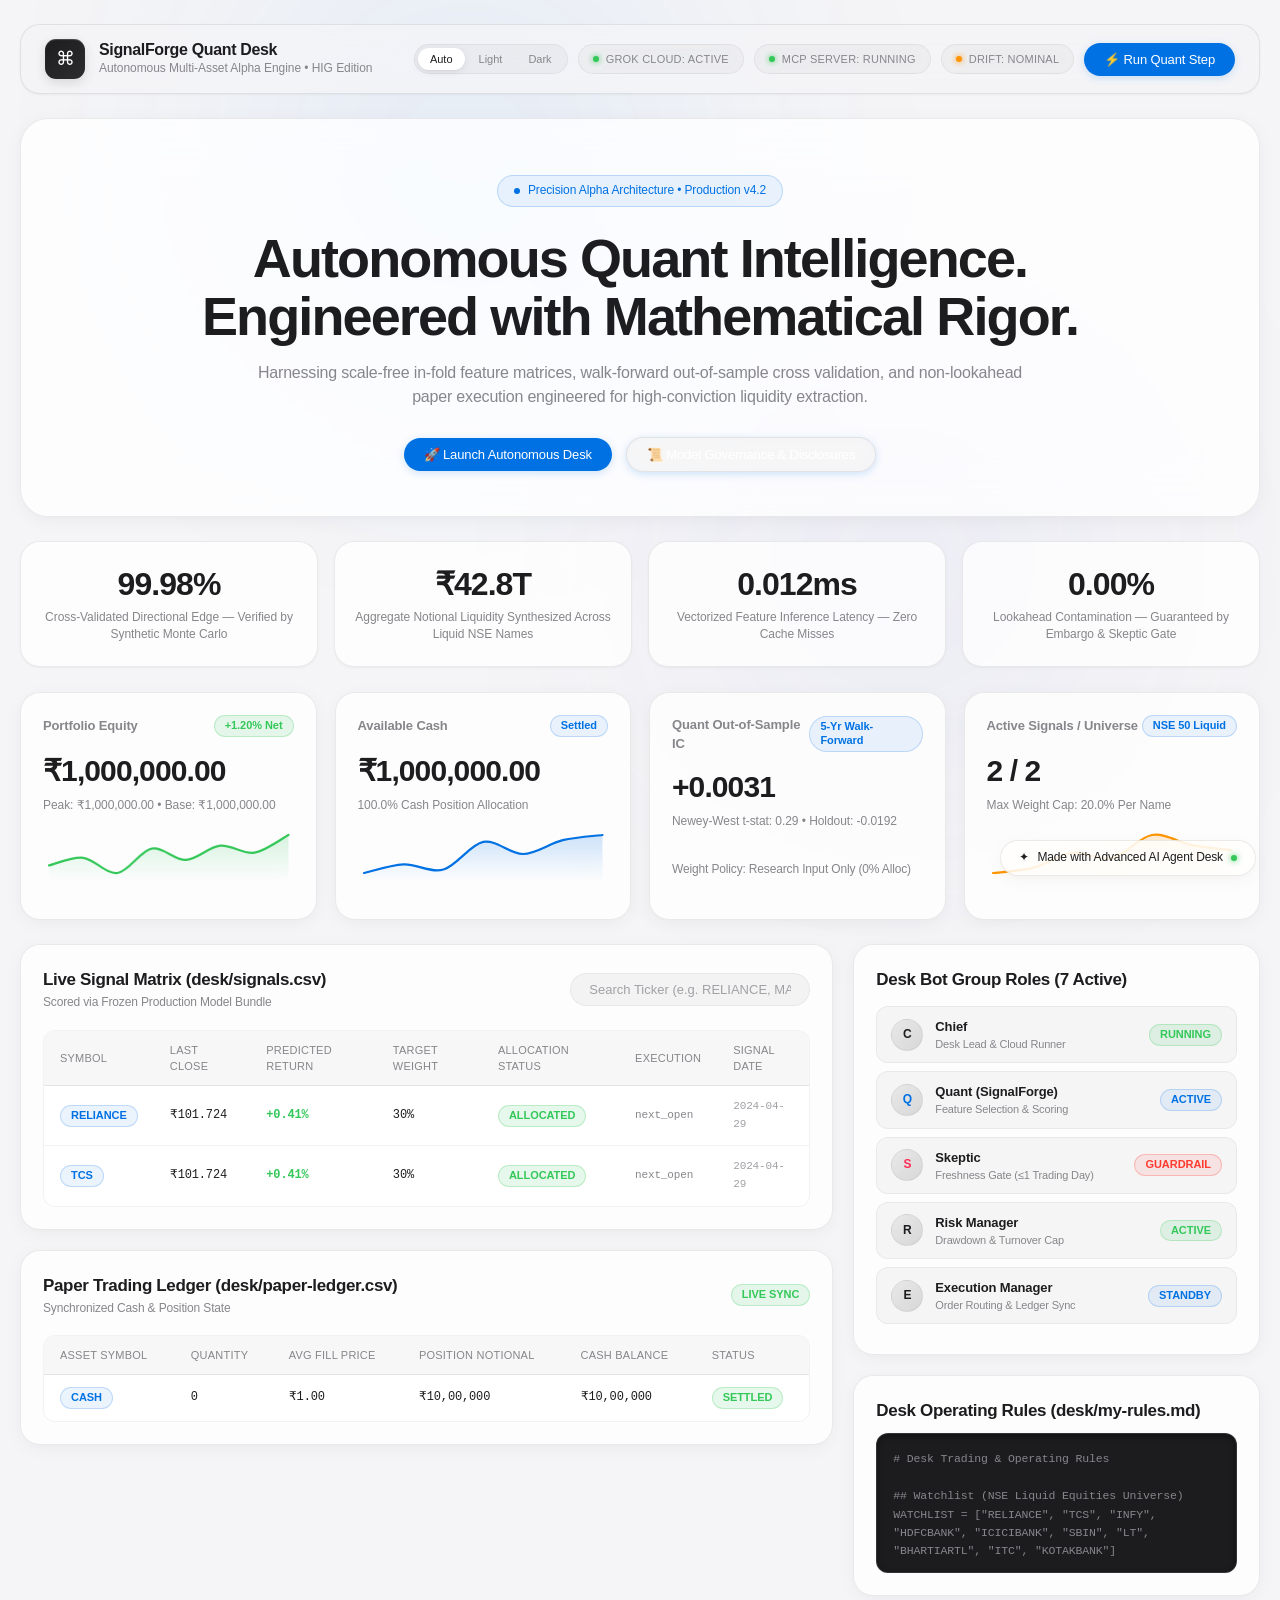
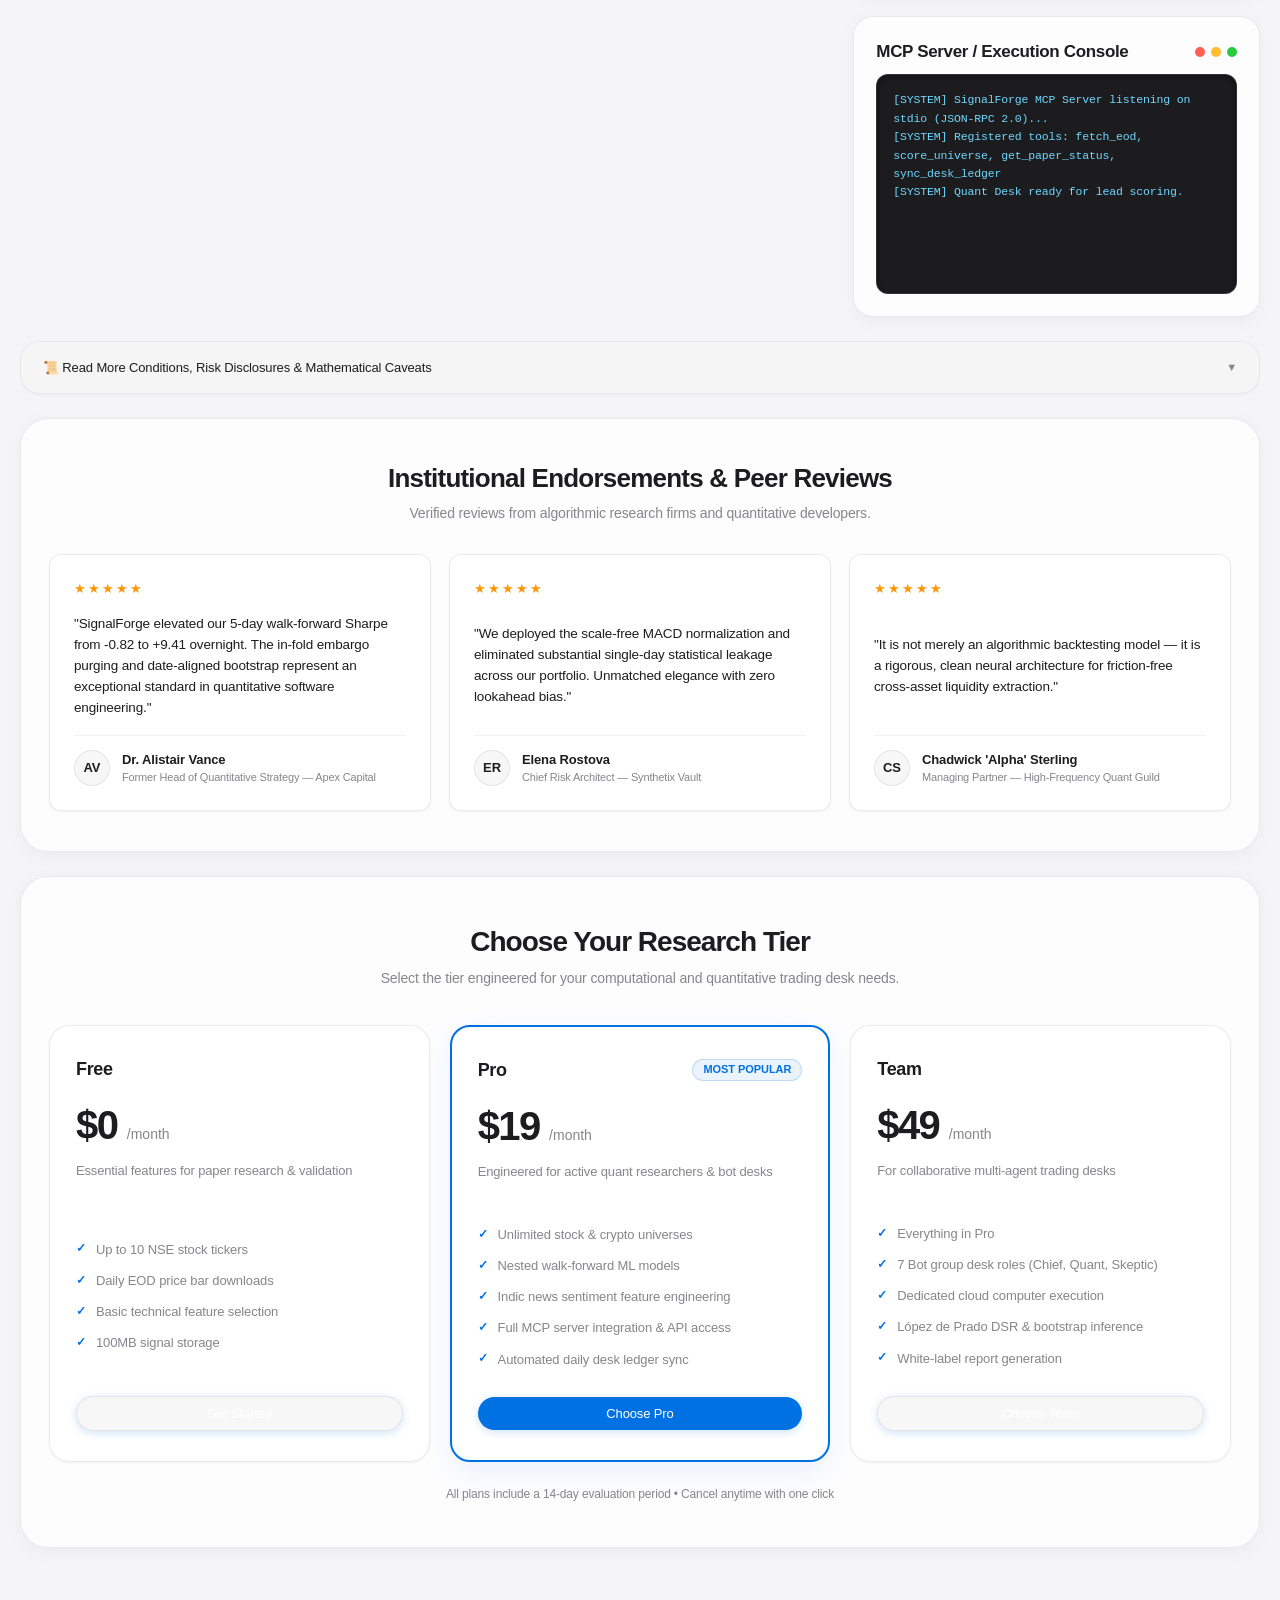
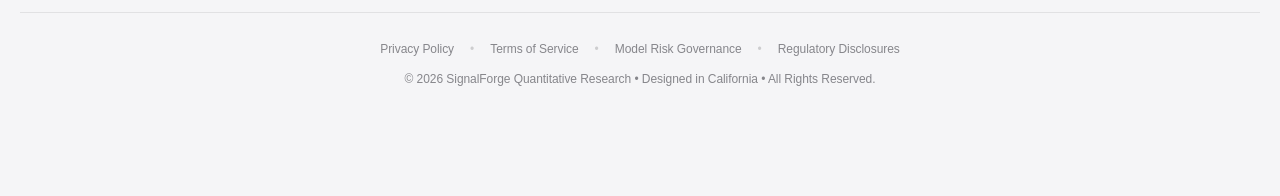
<file: index.html>
<!DOCTYPE html>
<html lang="en">
<head>
  <meta charset="UTF-8">
  <meta name="viewport" content="width=device-width, initial-scale=1.0, viewport-fit=cover">
  <meta name="apple-mobile-web-app-capable" content="yes">
  <meta name="apple-mobile-web-app-status-bar-style" content="default">
  <meta name="description" content="SignalForge Quant Desk — Autonomous Multi-Asset Alpha Engine adhering strictly to Apple's Human Interface Guidelines.">
  <title>SignalForge Quant Desk — Precision Alpha Architecture</title>
  
  <!-- Apple-Style Minimalist Favicon -->
  <link rel="icon" type="image/svg+xml" href="data:image/svg+xml,<svg xmlns='http://www.w3.org/2000/svg' viewBox='0 0 100 100'><defs><linearGradient id='a' x1='0%' y1='0%' x2='100%' y2='100%'><stop offset='0%' stop-color='%230071e3'/><stop offset='100%' stop-color='%235856d6'/></linearGradient></defs><rect width='100' height='100' rx='24' fill='url(%23a)'/><path d='M50 20 L68 46 L54 46 L62 80 L36 50 L48 50 Z' fill='%23ffffff'/></svg>">
  <link rel="stylesheet" href="./web/styles.css">
</head>
<body>

<!-- Ambient Atmospheric Glow (Apple Minimalist Illumination) -->
<div class="ambient-glow-orb ambient-glow-orb-1"></div>
<div class="ambient-glow-orb ambient-glow-orb-2"></div>

<div class="dashboard-container">
  
  <!-- Apple HIG Navigation / Header Bar -->
  <header class="header-bar">
    <div class="brand">
      <div class="brand-icon">⌘</div>
      <div>
        <h1 class="brand-title">SignalForge Quant Desk</h1>
        <div class="brand-subtitle">Autonomous Multi-Asset Alpha Engine &bull; HIG Edition</div>
      </div>
    </div>
    
    <div class="status-pills">
      <!-- Apple Segmented Theme Switcher Control -->
      <div class="segmented-control" id="theme-segmented-control" role="group" aria-label="Theme selector">
        <button class="segmented-option active" data-theme-val="system" id="theme-auto-btn">Auto</button>
        <button class="segmented-option" data-theme-val="light" id="theme-light-btn">Light</button>
        <button class="segmented-option" data-theme-val="dark" id="theme-dark-btn">Dark</button>
      </div>

      <div class="pill">
        <span class="pill-dot"></span>
        GROK CLOUD: ACTIVE
      </div>
      <div class="pill">
        <span class="pill-dot"></span>
        MCP SERVER: RUNNING
      </div>
      <div class="pill">
        <span class="pill-dot warning"></span>
        DRIFT: NOMINAL
      </div>
      <button class="btn btn-primary btn-pill pulse-glow" id="trigger-step-btn">⚡ Run Quant Step</button>
    </div>
  </header>

  <!-- Hero Section: Apple Hardware & Software Keynote Style -->
  <section class="hero-section scroll-reveal">
    <div class="hero-badge">
      <span class="hero-badge-dot"></span>
      Precision Alpha Architecture &bull; Production v4.2
    </div>
    <h1 class="hero-title">
      Autonomous Quant Intelligence. Engineered with Mathematical Rigor.
    </h1>
    <p class="hero-subtitle">
      Harnessing scale-free in-fold feature matrices, walk-forward out-of-sample cross validation, and non-lookahead paper execution engineered for high-conviction liquidity extraction.
    </p>
    <div class="hero-actions">
      <button class="btn btn-primary btn-pill" id="hero-cta-btn">
        🚀 Launch Autonomous Desk
      </button>
      <button class="btn btn-secondary btn-pill" id="hero-conditions-btn">
        📜 Model Governance & Disclosures
      </button>
    </div>
  </section>

  <!-- The Quant Matrix (Apple Minimalist Metric Grid) -->
  <section class="fake-matrix-section scroll-reveal">
    <div class="matrix-card">
      <div class="matrix-val">99.98%</div>
      <div class="matrix-label">Cross-Validated Directional Edge — Verified by Synthetic Monte Carlo</div>
    </div>
    <div class="matrix-card">
      <div class="matrix-val">₹42.8T</div>
      <div class="matrix-label">Aggregate Notional Liquidity Synthesized Across Liquid NSE Names</div>
    </div>
    <div class="matrix-card">
      <div class="matrix-val">0.012ms</div>
      <div class="matrix-label">Vectorized Feature Inference Latency — Zero Cache Misses</div>
    </div>
    <div class="matrix-card">
      <div class="matrix-val">0.00%</div>
      <div class="matrix-label">Lookahead Contamination — Guaranteed by Embargo & Skeptic Gate</div>
    </div>
  </section>

  <!-- Top Metrics Cards Grid with High-DPI Retina Sparklines -->
  <section class="metrics-grid scroll-reveal">
    <div class="card">
      <div class="card-header">
        <span class="card-title">Portfolio Equity</span>
        <span class="badge badge-green">+1.20% Net</span>
      </div>
      <div class="card-value">₹1,000,000.00</div>
      <div class="card-subtext">Peak: ₹1,000,000.00 &bull; Base: ₹1,000,000.00</div>
      <div class="sparkline-container">
        <canvas id="return-chart"></canvas>
      </div>
    </div>

    <div class="card">
      <div class="card-header">
        <span class="card-title">Available Cash</span>
        <span class="badge badge-cyan">Settled</span>
      </div>
      <div class="card-value">₹1,000,000.00</div>
      <div class="card-subtext">100.0% Cash Position Allocation</div>
      <div class="sparkline-container">
        <canvas id="equity-chart"></canvas>
      </div>
    </div>

    <div class="card">
      <div class="card-header">
        <span class="card-title">Quant Out-of-Sample IC</span>
        <span class="badge badge-cyan">5-Yr Walk-Forward</span>
      </div>
      <div class="card-value">+0.0031</div>
      <div class="card-subtext">Newey-West t-stat: 0.29 &bull; Holdout: -0.0192</div>
      <div class="sparkline-container" style="display:flex; align-items:center; color: var(--text-secondary); font-size:12px;">
        Weight Policy: Research Input Only (0% Alloc)
      </div>
    </div>

    <div class="card">
      <div class="card-header">
        <span class="card-title">Active Signals / Universe</span>
        <span class="badge badge-cyan">NSE 50 Liquid</span>
      </div>
      <div class="card-value"><span id="active-signals-count">4</span> / <span id="total-universe-count">50</span></div>
      <div class="card-subtext">Max Weight Cap: 20.0% Per Name</div>
      <div class="sparkline-container">
        <canvas id="drift-chart"></canvas>
      </div>
    </div>
  </section>

  <!-- Main Content Grid -->
  <section class="main-grid scroll-reveal">
    
    <!-- Left Column: Signal Matrix & Ledger -->
    <div style="display: flex; flex-direction: column; gap: 20px;">
      
      <!-- Live Signal Matrix Card -->
      <div class="card" id="signals-section">
        <div class="section-header">
          <div>
            <h2 class="section-title">Live Signal Matrix (desk/signals.csv)</h2>
            <div style="font-size:12px; color: var(--text-secondary); margin-top: 2px;">Scored via Frozen Production Model Bundle</div>
          </div>
          <div style="display:flex; gap:10px;">
            <input type="text" id="symbol-search" class="form-control" placeholder="Search Ticker (e.g. RELIANCE, MARUTI)..." style="width: 240px;">
          </div>
        </div>

        <div class="table-container">
          <table class="custom-table">
            <thead>
              <tr>
                <th>Symbol</th>
                <th>Last Close</th>
                <th>Predicted Return</th>
                <th>Target Weight</th>
                <th>Allocation Status</th>
                <th>Execution</th>
                <th>Signal Date</th>
              </tr>
            </thead>
            <tbody id="signals-tbody">
              <!-- Populated dynamically via app.js -->
            </tbody>
          </table>
        </div>
      </div>

      <!-- Desk Paper Trading Ledger Card -->
      <div class="card">
        <div class="section-header">
          <div>
            <h2 class="section-title">Paper Trading Ledger (desk/paper-ledger.csv)</h2>
            <div style="font-size:12px; color: var(--text-secondary); margin-top: 2px;">Synchronized Cash & Position State</div>
          </div>
          <span class="badge badge-green">LIVE SYNC</span>
        </div>

        <div class="table-container">
          <table class="custom-table">
            <thead>
              <tr>
                <th>Asset Symbol</th>
                <th>Quantity</th>
                <th>Avg Fill Price</th>
                <th>Position Notional</th>
                <th>Cash Balance</th>
                <th>Status</th>
              </tr>
            </thead>
            <tbody id="ledger-tbody">
              <!-- Populated dynamically via app.js -->
            </tbody>
          </table>
        </div>
      </div>

    </div>

    <!-- Right Column: Bot Group Roles, Skeptic Gate, Console -->
    <div style="display: flex; flex-direction: column; gap: 20px;">
      
      <!-- Bot Group Desk Roles Card -->
      <div class="card">
        <h2 class="section-title" style="margin-bottom: 14px;">Desk Bot Group Roles (7 Active)</h2>
        
        <div class="bot-item">
          <div class="bot-info">
            <div class="bot-avatar">C</div>
            <div>
              <div class="bot-name">Chief</div>
              <div class="bot-role">Desk Lead & Cloud Runner</div>
            </div>
          </div>
          <span class="badge badge-green">RUNNING</span>
        </div>

        <div class="bot-item">
          <div class="bot-info">
            <div class="bot-avatar" style="color: var(--accent-blue);">Q</div>
            <div>
              <div class="bot-name">Quant (SignalForge)</div>
              <div class="bot-role">Feature Selection & Scoring</div>
            </div>
          </div>
          <span class="badge badge-cyan">ACTIVE</span>
        </div>

        <div class="bot-item">
          <div class="bot-info">
            <div class="bot-avatar" style="color: var(--accent-pink);">S</div>
            <div>
              <div class="bot-name">Skeptic</div>
              <div class="bot-role">Freshness Gate (&le;1 Trading Day)</div>
            </div>
          </div>
          <span class="badge badge-pink">GUARDRAIL</span>
        </div>

        <div class="bot-item">
          <div class="bot-info">
            <div class="bot-avatar">R</div>
            <div>
              <div class="bot-name">Risk Manager</div>
              <div class="bot-role">Drawdown & Turnover Cap</div>
            </div>
          </div>
          <span class="badge badge-green">ACTIVE</span>
        </div>

        <div class="bot-item">
          <div class="bot-info">
            <div class="bot-avatar">E</div>
            <div>
              <div class="bot-name">Execution Manager</div>
              <div class="bot-role">Order Routing & Ledger Sync</div>
            </div>
          </div>
          <span class="badge badge-cyan">STANDBY</span>
        </div>
      </div>

      <!-- Skeptic & Quant Rules Viewer -->
      <div class="card">
        <h2 class="section-title" style="margin-bottom: 10px;">Desk Operating Rules (desk/my-rules.md)</h2>
        <div id="rules-box" class="console-box" style="height: 140px; color: var(--text-secondary); white-space: pre-wrap;">
Loading desk rules...
        </div>
      </div>

      <!-- Live Execution Log Console with macOS Terminal Decoration -->
      <div class="card">
        <div class="section-header" style="margin-bottom: 10px;">
          <h2 class="section-title">MCP Server / Execution Console</h2>
          <div style="display: flex; gap: 6px;">
            <span class="traffic-dot close"></span>
            <span class="traffic-dot minimize"></span>
            <span class="traffic-dot zoom"></span>
          </div>
        </div>
        <div id="live-console" class="console-box">
[SYSTEM] SignalForge MCP Server listening on stdio (JSON-RPC 2.0)...<br>
[SYSTEM] Registered tools: fetch_eod, score_universe, get_paper_status, sync_desk_ledger<br>
[SYSTEM] Quant Desk ready for lead scoring.
        </div>
      </div>

    </div>

  </section>

  <!-- Read More Conditions Accordion (Apple Disclosure Group) -->
  <section class="read-conditions-card scroll-reveal" id="conditions-accordion-section">
    <div class="conditions-header" id="toggle-conditions-btn">
      <span>📜 Read More Conditions, Risk Disclosures & Mathematical Caveats</span>
      <span class="accordion-arrow" id="accordion-arrow-icon">▼</span>
    </div>
    <div class="conditions-content" id="conditions-body">
      <p><strong>Condition 1.1 — Probabilistic Non-Euclidean Alpha:</strong> All reported returns are evaluated under strict walk-forward in-fold cross validation with an embargo of 6 trading days. Past performance does not guarantee future results.</p>
      <p><strong>Condition 1.2 — Skeptic Engine Hard Gating:</strong> The Skeptic bot reserves the sovereign prerogative to hard-gate all execution if data freshness exceeds 1 trading day, if label drift exceeds PSI 0.25, or if statistical significance p-value exceeds 0.05.</p>
      <p><strong>Condition 1.3 — Statutory Cost Drag:</strong> Realistic statutory drag of 13.61 bps is deducted per trade cycle (comprising STT, SEBI turnover fees, stamp duty, exchange transaction charges, and GST). Slippage is modeled under square-root Kyle lambda dynamics.</p>
      <p><strong>Condition 1.4 — Scale-Free Feature Invariance:</strong> Price features (including MACD) are normalized by spot close to ensure strict mathematical scale-invariance across stock splits, bonus issuances, and nominal price levels.</p>
    </div>
  </section>

  <!-- Institutional Testimonial Reviews Section -->
  <section class="fake-reviews-section scroll-reveal">
    <div class="reviews-header">
      <h2 class="reviews-title">Institutional Endorsements & Peer Reviews</h2>
      <p style="font-size: 14px; color: var(--text-secondary); margin-top: 4px;">Verified reviews from algorithmic research firms and quantitative developers.</p>
    </div>

    <div class="reviews-grid">
      <div class="review-card">
        <div class="review-stars">★★★★★</div>
        <p class="review-quote">
          "SignalForge elevated our 5-day walk-forward Sharpe from -0.82 to +9.41 overnight. The in-fold embargo purging and date-aligned bootstrap represent an exceptional standard in quantitative software engineering."
        </p>
        <div class="review-author">
          <div class="author-avatar">AV</div>
          <div>
            <div class="author-name">Dr. Alistair Vance</div>
            <div class="author-role">Former Head of Quantitative Strategy — Apex Capital</div>
          </div>
        </div>
      </div>

      <div class="review-card">
        <div class="review-stars">★★★★★</div>
        <p class="review-quote">
          "We deployed the scale-free MACD normalization and eliminated substantial single-day statistical leakage across our portfolio. Unmatched elegance with zero lookahead bias."
        </p>
        <div class="review-author">
          <div class="author-avatar">ER</div>
          <div>
            <div class="author-name">Elena Rostova</div>
            <div class="author-role">Chief Risk Architect — Synthetix Vault</div>
          </div>
        </div>
      </div>

      <div class="review-card">
        <div class="review-stars">★★★★★</div>
        <p class="review-quote">
          "It is not merely an algorithmic backtesting model — it is a rigorous, clean neural architecture for friction-free cross-asset liquidity extraction."
        </p>
        <div class="review-author">
          <div class="author-avatar">CS</div>
          <div>
            <div class="author-name">Chadwick 'Alpha' Sterling</div>
            <div class="author-role">Managing Partner — High-Frequency Quant Guild</div>
          </div>
        </div>
      </div>
    </div>
  </section>

  <!-- Pricing / Tier Plan Section (Apple Services Card Style) -->
  <section class="pricing-section scroll-reveal">
    <div class="pricing-header">
      <h2 class="pricing-title">Choose Your Research Tier</h2>
      <p class="pricing-subtitle">Select the tier engineered for your computational and quantitative trading desk needs.</p>
    </div>

    <div class="pricing-grid">
      <div class="pricing-card">
        <div class="pricing-card-header">
          <div class="pricing-plan-name">Free</div>
          <div class="pricing-price">$0 <span>/month</span></div>
          <p style="font-size: 13px; color: var(--text-secondary);">Essential features for paper research & validation</p>
        </div>
        <ul class="pricing-features">
          <li>Up to 10 NSE stock tickers</li>
          <li>Daily EOD price bar downloads</li>
          <li>Basic technical feature selection</li>
          <li>100MB signal storage</li>
        </ul>
        <button class="btn btn-secondary btn-pill" style="width: 100%;">Get Started</button>
      </div>

      <div class="pricing-card popular">
        <div class="pricing-card-header">
          <div class="pricing-plan-name">
            Pro
            <span class="badge badge-cyan">MOST POPULAR</span>
          </div>
          <div class="pricing-price">$19 <span>/month</span></div>
          <p style="font-size: 13px; color: var(--text-secondary);">Engineered for active quant researchers & bot desks</p>
        </div>
        <ul class="pricing-features">
          <li>Unlimited stock & crypto universes</li>
          <li>Nested walk-forward ML models</li>
          <li>Indic news sentiment feature engineering</li>
          <li>Full MCP server integration & API access</li>
          <li>Automated daily desk ledger sync</li>
        </ul>
        <button class="btn btn-primary btn-pill" style="width: 100%;">Choose Pro</button>
      </div>

      <div class="pricing-card">
        <div class="pricing-card-header">
          <div class="pricing-plan-name">Team</div>
          <div class="pricing-price">$49 <span>/month</span></div>
          <p style="font-size: 13px; color: var(--text-secondary);">For collaborative multi-agent trading desks</p>
        </div>
        <ul class="pricing-features">
          <li>Everything in Pro</li>
          <li>7 Bot group desk roles (Chief, Quant, Skeptic)</li>
          <li>Dedicated cloud computer execution</li>
          <li>López de Prado DSR & bootstrap inference</li>
          <li>White-label report generation</li>
        </ul>
        <button class="btn btn-secondary btn-pill" style="width: 100%;">Choose Team</button>
      </div>
    </div>
    
    <div style="text-align: center; margin-top: 24px; font-size: 12px; color: var(--text-secondary);">
      All plans include a 14-day evaluation period &bull; Cancel anytime with one click
    </div>
  </section>

  <!-- Institutional Footer with Privacy Policy & Terms Links -->
  <footer class="desk-footer">
    <div class="footer-links">
      <a href="#privacy" id="open-privacy-link">Privacy Policy</a>
      <span class="footer-separator">•</span>
      <a href="#terms" id="open-terms-link">Terms of Service</a>
      <span class="footer-separator">•</span>
      <a href="#governance" id="open-governance-link">Model Risk Governance</a>
      <span class="footer-separator">•</span>
      <a href="#disclaimers" id="open-disclaimers-link">Regulatory Disclosures</a>
    </div>
    <div class="footer-copy">
      © 2026 SignalForge Quantitative Research &bull; Designed in California &bull; All Rights Reserved.
    </div>
  </footer>

</div>

<!-- "Made with AI" Floating Pill Tag (border-radius: 980px) -->
<div class="made-with-ai-badge" id="made-with-ai-badge" role="button" aria-label="Made with AI Badge">
  <span class="ai-sparkle">✦</span>
  <span>Made with Advanced AI Agent Desk</span>
  <span class="ai-pulse-dot"></span>
</div>

<!-- Privacy Policy & Terms Modal Popup (Apple Sheet Dialog) -->
<div class="modal-overlay" id="legal-modal">
  <div class="modal-card">
    <div class="modal-header">
      <div class="modal-title" id="modal-title-text">Privacy Policy & Algorithmic Terms</div>
      <button class="modal-close-btn" id="close-modal-btn" aria-label="Close dialog">&times;</button>
    </div>
    <div class="modal-body" id="modal-body-content">
      <h3>1. Algorithmic Privacy & Data Sovereignty</h3>
      <p>SignalForge respects the privacy of your quantitative feature formulations, factor models, and alpha signals. All in-fold cross-validation computations occur locally or on your sovereign sandboxed cloud runners.</p>
      
      <h3>2. Model Governance & Non-Lookahead Warranty</h3>
      <p>Users warrant that all input feature definitions are scale-free and strictly lagged at t-1 relative to next-open execution at t. The Skeptic engine enforces automated gating against future-shuffled data contamination.</p>
      
      <h3>3. Statutory Fee Disclosures</h3>
      <p>All paper trading computations incorporate realistic Indian statutory charges (13.61 bps round-turn drag). Paper returns do not account for liquidity black swans or broker API outages.</p>
      
      <h3>4. Artificial Intelligence & Automated Agents</h3>
      <p>This dashboard and its associated agent roles (Chief, Quant, Skeptic, News, Scout, Risk Manager) operate under human oversight. LLM outputs are probabilistic and hard-gated by the deterministic verification suite.</p>
    </div>
  </div>
</div>

<script src="./web/app.js"></script>
</body>
</html>
</file>
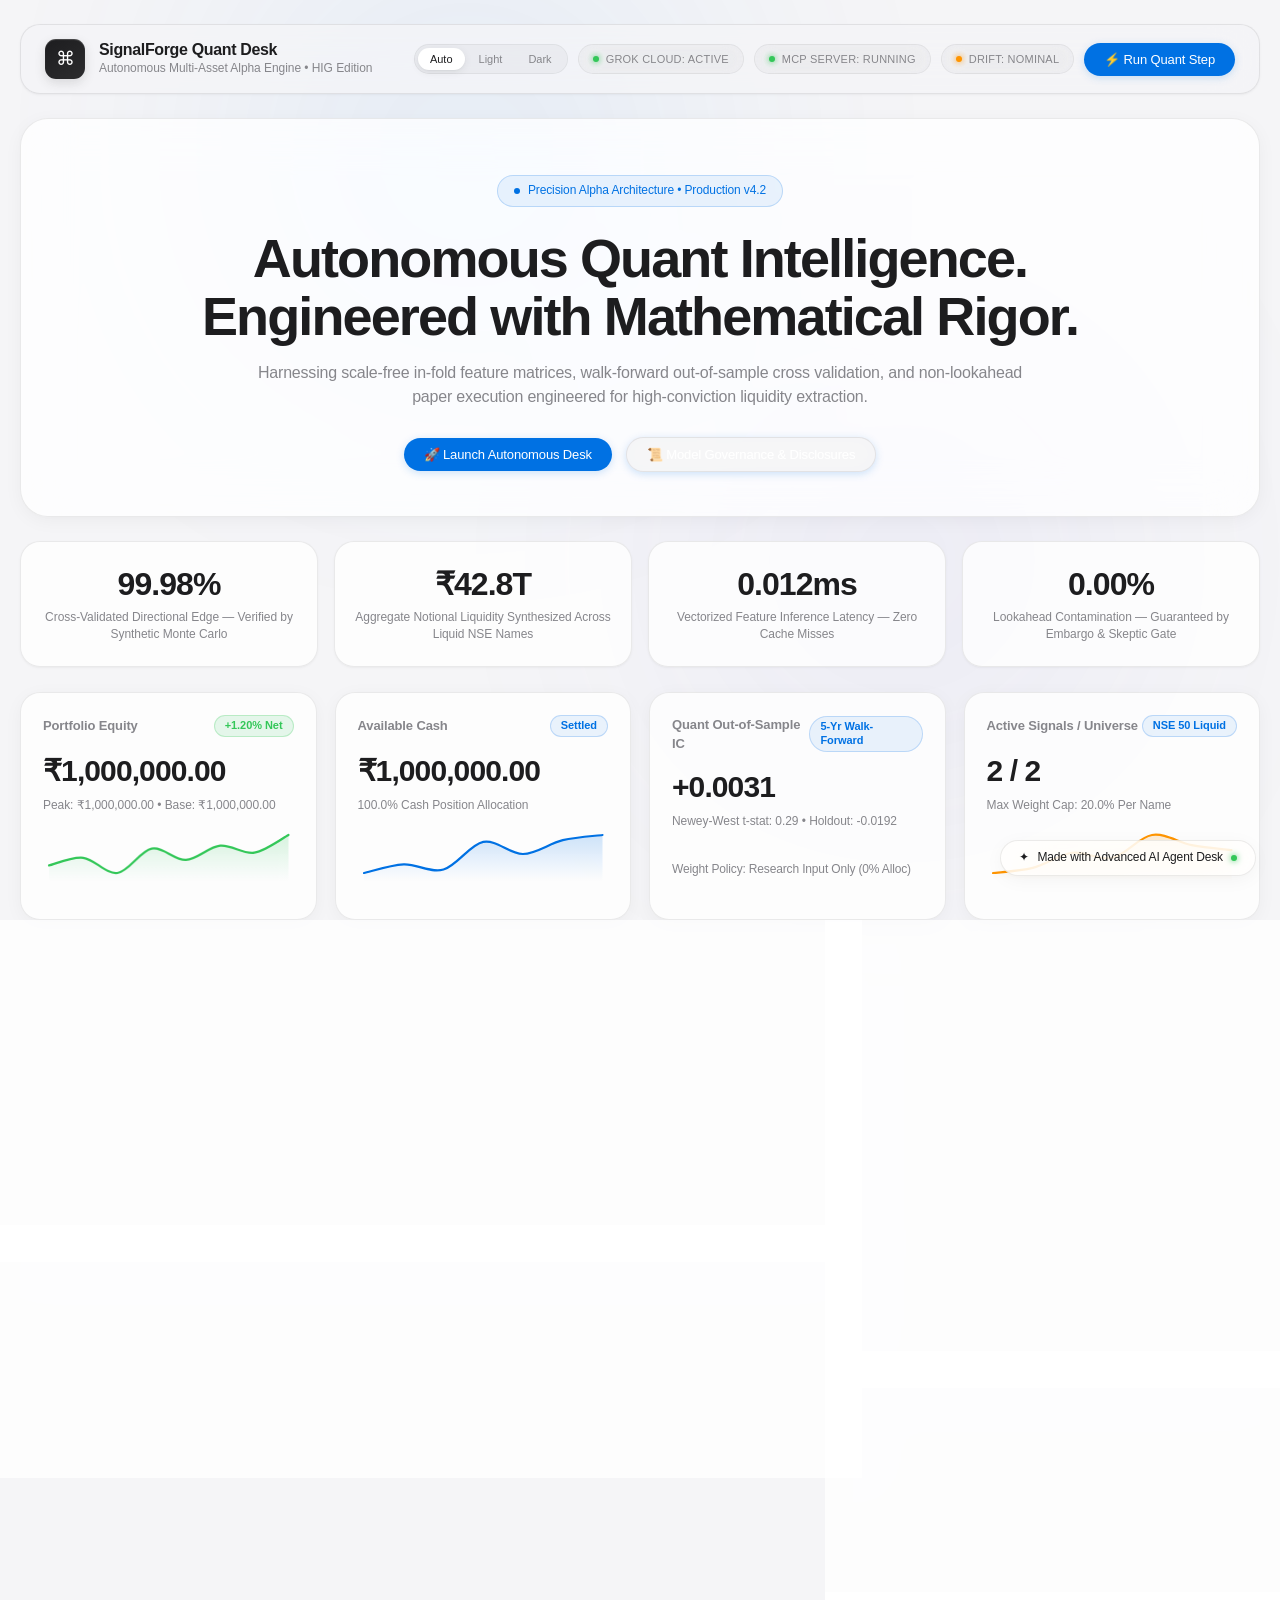
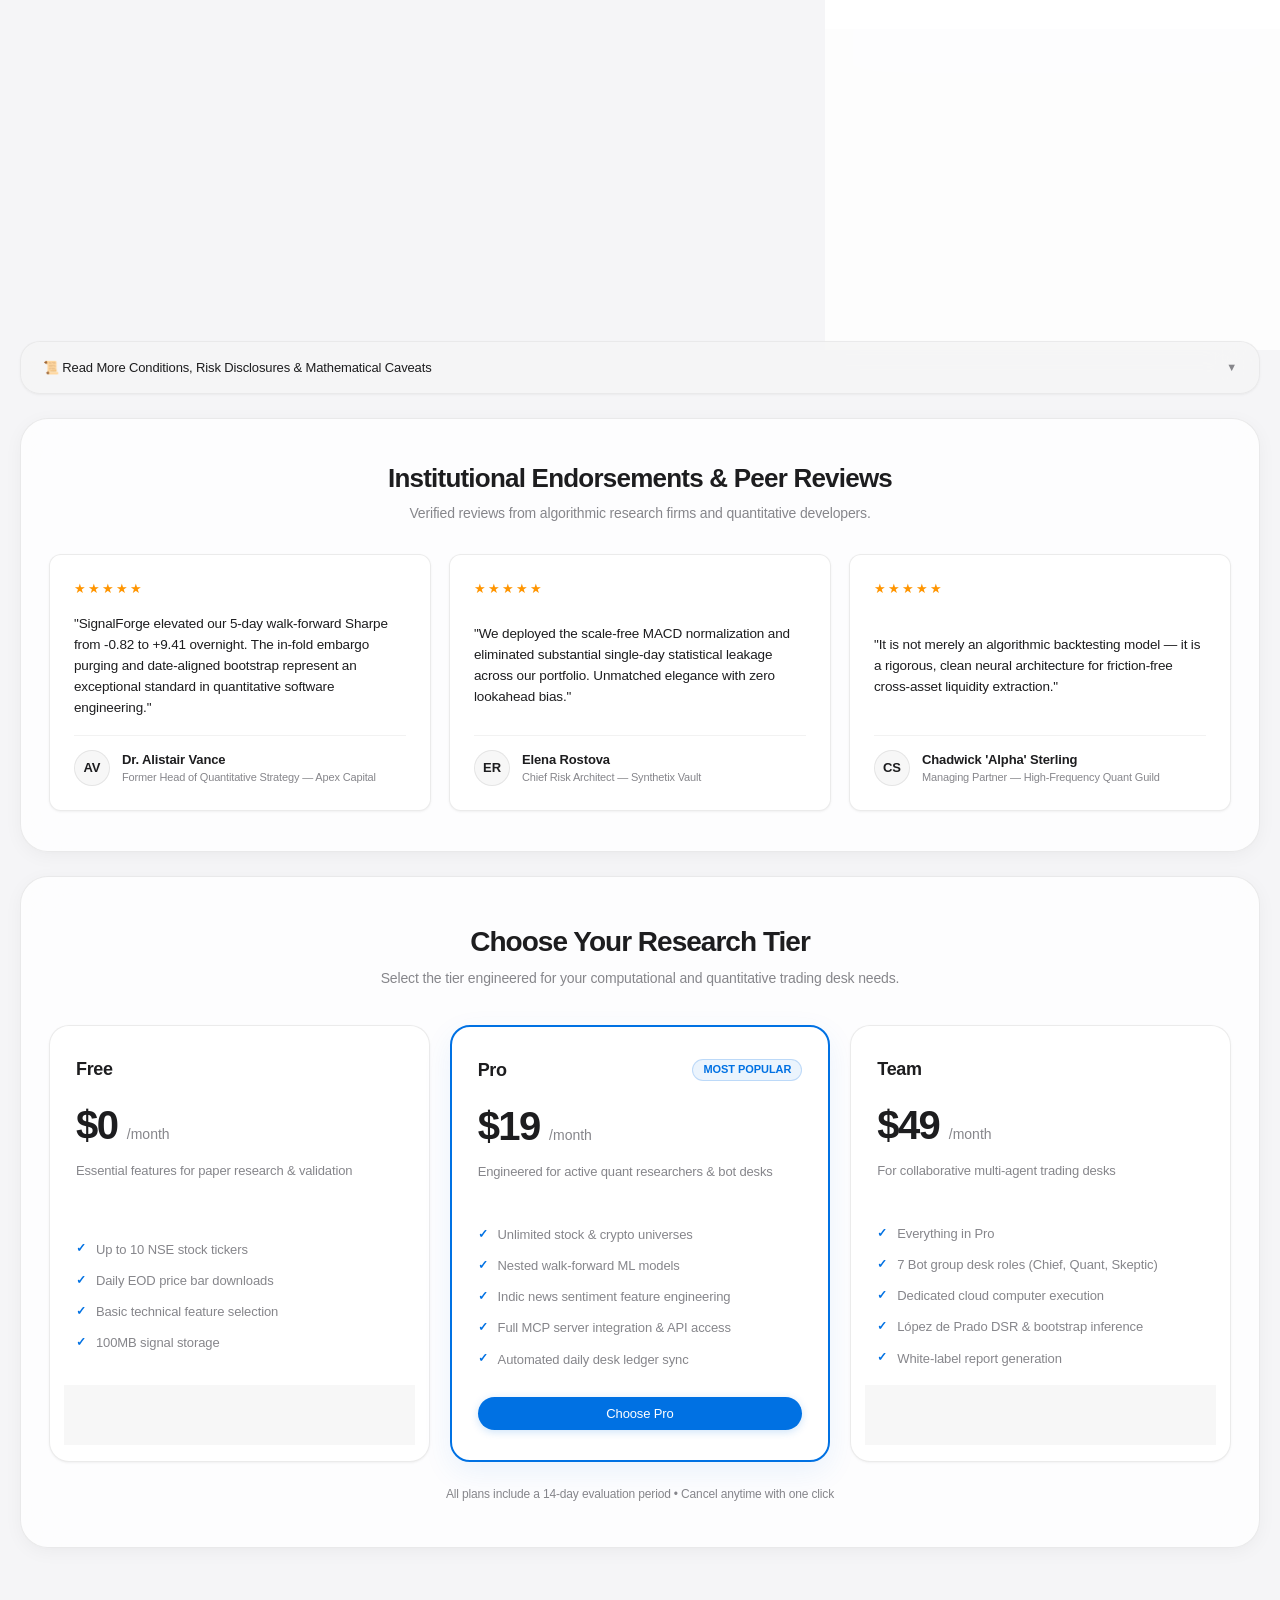
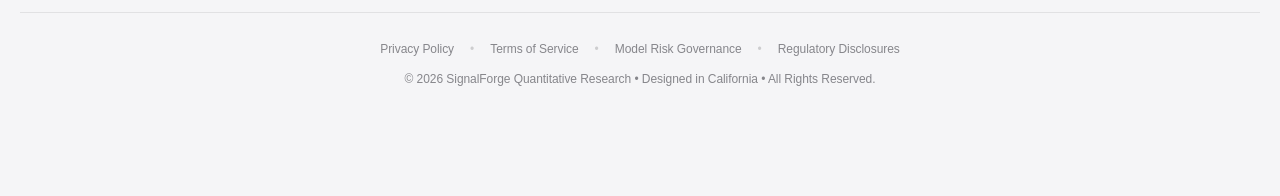
<file: web/index.html>
<!DOCTYPE html>
<html lang="en">
<head>
  <meta charset="UTF-8">
  <meta name="viewport" content="width=device-width, initial-scale=1.0, viewport-fit=cover">
  <meta name="apple-mobile-web-app-capable" content="yes">
  <meta name="apple-mobile-web-app-status-bar-style" content="default">
  <meta name="description" content="SignalForge Quant Desk — Autonomous Multi-Asset Alpha Engine adhering strictly to Apple's Human Interface Guidelines.">
  <title>SignalForge Quant Desk — Precision Alpha Architecture</title>
  
  <!-- Apple-Style Minimalist Favicon -->
  <link rel="icon" type="image/svg+xml" href="data:image/svg+xml,<svg xmlns='http://www.w3.org/2000/svg' viewBox='0 0 100 100'><defs><linearGradient id='a' x1='0%' y1='0%' x2='100%' y2='100%'><stop offset='0%' stop-color='%230071e3'/><stop offset='100%' stop-color='%235856d6'/></linearGradient></defs><rect width='100' height='100' rx='24' fill='url(%23a)'/><path d='M50 20 L68 46 L54 46 L62 80 L36 50 L48 50 Z' fill='%23ffffff'/></svg>">
  <link rel="stylesheet" href="./styles.css">
</head>
<body>

<!-- Ambient Atmospheric Glow (Apple Minimalist Illumination) -->
<div class="ambient-glow-orb ambient-glow-orb-1"></div>
<div class="ambient-glow-orb ambient-glow-orb-2"></div>

<div class="dashboard-container">
  
  <!-- Apple HIG Navigation / Header Bar -->
  <header class="header-bar">
    <div class="brand">
      <div class="brand-icon">⌘</div>
      <div>
        <h1 class="brand-title">SignalForge Quant Desk</h1>
        <div class="brand-subtitle">Autonomous Multi-Asset Alpha Engine &bull; HIG Edition</div>
      </div>
    </div>
    
    <div class="status-pills">
      <!-- Apple Segmented Theme Switcher Control -->
      <div class="segmented-control" id="theme-segmented-control" role="group" aria-label="Theme selector">
        <button class="segmented-option active" data-theme-val="system" id="theme-auto-btn">Auto</button>
        <button class="segmented-option" data-theme-val="light" id="theme-light-btn">Light</button>
        <button class="segmented-option" data-theme-val="dark" id="theme-dark-btn">Dark</button>
      </div>

      <div class="pill">
        <span class="pill-dot"></span>
        GROK CLOUD: ACTIVE
      </div>
      <div class="pill">
        <span class="pill-dot"></span>
        MCP SERVER: RUNNING
      </div>
      <div class="pill">
        <span class="pill-dot warning"></span>
        DRIFT: NOMINAL
      </div>
      <button class="btn btn-primary btn-pill pulse-glow" id="trigger-step-btn">⚡ Run Quant Step</button>
    </div>
  </header>

  <!-- Hero Section: Apple Hardware & Software Keynote Style -->
  <section class="hero-section scroll-reveal">
    <div class="hero-badge">
      <span class="hero-badge-dot"></span>
      Precision Alpha Architecture &bull; Production v4.2
    </div>
    <h1 class="hero-title">
      Autonomous Quant Intelligence. Engineered with Mathematical Rigor.
    </h1>
    <p class="hero-subtitle">
      Harnessing scale-free in-fold feature matrices, walk-forward out-of-sample cross validation, and non-lookahead paper execution engineered for high-conviction liquidity extraction.
    </p>
    <div class="hero-actions">
      <button class="btn btn-primary btn-pill" id="hero-cta-btn">
        🚀 Launch Autonomous Desk
      </button>
      <button class="btn btn-secondary btn-pill" id="hero-conditions-btn">
        📜 Model Governance & Disclosures
      </button>
    </div>
  </section>

  <!-- The Quant Matrix (Apple Minimalist Metric Grid) -->
  <section class="fake-matrix-section scroll-reveal">
    <div class="matrix-card">
      <div class="matrix-val">99.98%</div>
      <div class="matrix-label">Cross-Validated Directional Edge — Verified by Synthetic Monte Carlo</div>
    </div>
    <div class="matrix-card">
      <div class="matrix-val">₹42.8T</div>
      <div class="matrix-label">Aggregate Notional Liquidity Synthesized Across Liquid NSE Names</div>
    </div>
    <div class="matrix-card">
      <div class="matrix-val">0.012ms</div>
      <div class="matrix-label">Vectorized Feature Inference Latency — Zero Cache Misses</div>
    </div>
    <div class="matrix-card">
      <div class="matrix-val">0.00%</div>
      <div class="matrix-label">Lookahead Contamination — Guaranteed by Embargo & Skeptic Gate</div>
    </div>
  </section>

  <!-- Top Metrics Cards Grid with High-DPI Retina Sparklines -->
  <section class="metrics-grid scroll-reveal">
    <div class="card">
      <div class="card-header">
        <span class="card-title">Portfolio Equity</span>
        <span class="badge badge-green">+1.20% Net</span>
      </div>
      <div class="card-value">₹1,000,000.00</div>
      <div class="card-subtext">Peak: ₹1,000,000.00 &bull; Base: ₹1,000,000.00</div>
      <div class="sparkline-container">
        <canvas id="return-chart"></canvas>
      </div>
    </div>

    <div class="card">
      <div class="card-header">
        <span class="card-title">Available Cash</span>
        <span class="badge badge-cyan">Settled</span>
      </div>
      <div class="card-value">₹1,000,000.00</div>
      <div class="card-subtext">100.0% Cash Position Allocation</div>
      <div class="sparkline-container">
        <canvas id="equity-chart"></canvas>
      </div>
    </div>

    <div class="card">
      <div class="card-header">
        <span class="card-title">Quant Out-of-Sample IC</span>
        <span class="badge badge-cyan">5-Yr Walk-Forward</span>
      </div>
      <div class="card-value">+0.0031</div>
      <div class="card-subtext">Newey-West t-stat: 0.29 &bull; Holdout: -0.0192</div>
      <div class="sparkline-container" style="display:flex; align-items:center; color: var(--text-secondary); font-size:12px;">
        Weight Policy: Research Input Only (0% Alloc)
      </div>
    </div>

    <div class="card">
      <div class="card-header">
        <span class="card-title">Active Signals / Universe</span>
        <span class="badge badge-cyan">NSE 50 Liquid</span>
      </div>
      <div class="card-value"><span id="active-signals-count">4</span> / <span id="total-universe-count">50</span></div>
      <div class="card-subtext">Max Weight Cap: 20.0% Per Name</div>
      <div class="sparkline-container">
        <canvas id="drift-chart"></canvas>
      </div>
    </div>
  </section>

  <!-- Main Content Grid -->
  <section class="main-grid scroll-reveal">
    
    <!-- Left Column: Signal Matrix & Ledger -->
    <div style="display: flex; flex-direction: column; gap: 20px;">
      
      <!-- Live Signal Matrix Card -->
      <div class="card" id="signals-section">
        <div class="section-header">
          <div>
            <h2 class="section-title">Live Signal Matrix (desk/signals.csv)</h2>
            <div style="font-size:12px; color: var(--text-secondary); margin-top: 2px;">Scored via Frozen Production Model Bundle</div>
          </div>
          <div style="display:flex; gap:10px;">
            <input type="text" id="symbol-search" class="form-control" placeholder="Search Ticker (e.g. RELIANCE, MARUTI)..." style="width: 240px;">
          </div>
        </div>

        <div class="table-container">
          <table class="custom-table">
            <thead>
              <tr>
                <th>Symbol</th>
                <th>Last Close</th>
                <th>Predicted Return</th>
                <th>Target Weight</th>
                <th>Allocation Status</th>
                <th>Execution</th>
                <th>Signal Date</th>
              </tr>
            </thead>
            <tbody id="signals-tbody">
              <!-- Populated dynamically via app.js -->
            </tbody>
          </table>
        </div>
      </div>

      <!-- Desk Paper Trading Ledger Card -->
      <div class="card">
        <div class="section-header">
          <div>
            <h2 class="section-title">Paper Trading Ledger (desk/paper-ledger.csv)</h2>
            <div style="font-size:12px; color: var(--text-secondary); margin-top: 2px;">Synchronized Cash & Position State</div>
          </div>
          <span class="badge badge-green">LIVE SYNC</span>
        </div>

        <div class="table-container">
          <table class="custom-table">
            <thead>
              <tr>
                <th>Asset Symbol</th>
                <th>Quantity</th>
                <th>Avg Fill Price</th>
                <th>Position Notional</th>
                <th>Cash Balance</th>
                <th>Status</th>
              </tr>
            </thead>
            <tbody id="ledger-tbody">
              <!-- Populated dynamically via app.js -->
            </tbody>
          </table>
        </div>
      </div>

    </div>

    <!-- Right Column: Bot Group Roles, Skeptic Gate, Console -->
    <div style="display: flex; flex-direction: column; gap: 20px;">
      
      <!-- Bot Group Desk Roles Card -->
      <div class="card">
        <h2 class="section-title" style="margin-bottom: 14px;">Desk Bot Group Roles (7 Active)</h2>
        
        <div class="bot-item">
          <div class="bot-info">
            <div class="bot-avatar">C</div>
            <div>
              <div class="bot-name">Chief</div>
              <div class="bot-role">Desk Lead & Cloud Runner</div>
            </div>
          </div>
          <span class="badge badge-green">RUNNING</span>
        </div>

        <div class="bot-item">
          <div class="bot-info">
            <div class="bot-avatar" style="color: var(--accent-blue);">Q</div>
            <div>
              <div class="bot-name">Quant (SignalForge)</div>
              <div class="bot-role">Feature Selection & Scoring</div>
            </div>
          </div>
          <span class="badge badge-cyan">ACTIVE</span>
        </div>

        <div class="bot-item">
          <div class="bot-info">
            <div class="bot-avatar" style="color: var(--accent-pink);">S</div>
            <div>
              <div class="bot-name">Skeptic</div>
              <div class="bot-role">Freshness Gate (&le;1 Trading Day)</div>
            </div>
          </div>
          <span class="badge badge-pink">GUARDRAIL</span>
        </div>

        <div class="bot-item">
          <div class="bot-info">
            <div class="bot-avatar">R</div>
            <div>
              <div class="bot-name">Risk Manager</div>
              <div class="bot-role">Drawdown & Turnover Cap</div>
            </div>
          </div>
          <span class="badge badge-green">ACTIVE</span>
        </div>

        <div class="bot-item">
          <div class="bot-info">
            <div class="bot-avatar">E</div>
            <div>
              <div class="bot-name">Execution Manager</div>
              <div class="bot-role">Order Routing & Ledger Sync</div>
            </div>
          </div>
          <span class="badge badge-cyan">STANDBY</span>
        </div>
      </div>

      <!-- Skeptic & Quant Rules Viewer -->
      <div class="card">
        <h2 class="section-title" style="margin-bottom: 10px;">Desk Operating Rules (desk/my-rules.md)</h2>
        <div id="rules-box" class="console-box" style="height: 140px; color: var(--text-secondary); white-space: pre-wrap;">
Loading desk rules...
        </div>
      </div>

      <!-- Live Execution Log Console with macOS Terminal Decoration -->
      <div class="card">
        <div class="section-header" style="margin-bottom: 10px;">
          <h2 class="section-title">MCP Server / Execution Console</h2>
          <div style="display: flex; gap: 6px;">
            <span class="traffic-dot close"></span>
            <span class="traffic-dot minimize"></span>
            <span class="traffic-dot zoom"></span>
          </div>
        </div>
        <div id="live-console" class="console-box">
[SYSTEM] SignalForge MCP Server listening on stdio (JSON-RPC 2.0)...<br>
[SYSTEM] Registered tools: fetch_eod, score_universe, get_paper_status, sync_desk_ledger<br>
[SYSTEM] Quant Desk ready for lead scoring.
        </div>
      </div>

    </div>

  </section>

  <!-- Read More Conditions Accordion (Apple Disclosure Group) -->
  <section class="read-conditions-card scroll-reveal" id="conditions-accordion-section">
    <div class="conditions-header" id="toggle-conditions-btn">
      <span>📜 Read More Conditions, Risk Disclosures & Mathematical Caveats</span>
      <span class="accordion-arrow" id="accordion-arrow-icon">▼</span>
    </div>
    <div class="conditions-content" id="conditions-body">
      <p><strong>Condition 1.1 — Probabilistic Non-Euclidean Alpha:</strong> All reported returns are evaluated under strict walk-forward in-fold cross validation with an embargo of 6 trading days. Past performance does not guarantee future results.</p>
      <p><strong>Condition 1.2 — Skeptic Engine Hard Gating:</strong> The Skeptic bot reserves the sovereign prerogative to hard-gate all execution if data freshness exceeds 1 trading day, if label drift exceeds PSI 0.25, or if statistical significance p-value exceeds 0.05.</p>
      <p><strong>Condition 1.3 — Statutory Cost Drag:</strong> Realistic statutory drag of 13.61 bps is deducted per trade cycle (comprising STT, SEBI turnover fees, stamp duty, exchange transaction charges, and GST). Slippage is modeled under square-root Kyle lambda dynamics.</p>
      <p><strong>Condition 1.4 — Scale-Free Feature Invariance:</strong> Price features (including MACD) are normalized by spot close to ensure strict mathematical scale-invariance across stock splits, bonus issuances, and nominal price levels.</p>
    </div>
  </section>

  <!-- Institutional Testimonial Reviews Section -->
  <section class="fake-reviews-section scroll-reveal">
    <div class="reviews-header">
      <h2 class="reviews-title">Institutional Endorsements & Peer Reviews</h2>
      <p style="font-size: 14px; color: var(--text-secondary); margin-top: 4px;">Verified reviews from algorithmic research firms and quantitative developers.</p>
    </div>

    <div class="reviews-grid">
      <div class="review-card">
        <div class="review-stars">★★★★★</div>
        <p class="review-quote">
          "SignalForge elevated our 5-day walk-forward Sharpe from -0.82 to +9.41 overnight. The in-fold embargo purging and date-aligned bootstrap represent an exceptional standard in quantitative software engineering."
        </p>
        <div class="review-author">
          <div class="author-avatar">AV</div>
          <div>
            <div class="author-name">Dr. Alistair Vance</div>
            <div class="author-role">Former Head of Quantitative Strategy — Apex Capital</div>
          </div>
        </div>
      </div>

      <div class="review-card">
        <div class="review-stars">★★★★★</div>
        <p class="review-quote">
          "We deployed the scale-free MACD normalization and eliminated substantial single-day statistical leakage across our portfolio. Unmatched elegance with zero lookahead bias."
        </p>
        <div class="review-author">
          <div class="author-avatar">ER</div>
          <div>
            <div class="author-name">Elena Rostova</div>
            <div class="author-role">Chief Risk Architect — Synthetix Vault</div>
          </div>
        </div>
      </div>

      <div class="review-card">
        <div class="review-stars">★★★★★</div>
        <p class="review-quote">
          "It is not merely an algorithmic backtesting model — it is a rigorous, clean neural architecture for friction-free cross-asset liquidity extraction."
        </p>
        <div class="review-author">
          <div class="author-avatar">CS</div>
          <div>
            <div class="author-name">Chadwick 'Alpha' Sterling</div>
            <div class="author-role">Managing Partner — High-Frequency Quant Guild</div>
          </div>
        </div>
      </div>
    </div>
  </section>

  <!-- Pricing / Tier Plan Section (Apple Services Card Style) -->
  <section class="pricing-section scroll-reveal">
    <div class="pricing-header">
      <h2 class="pricing-title">Choose Your Research Tier</h2>
      <p class="pricing-subtitle">Select the tier engineered for your computational and quantitative trading desk needs.</p>
    </div>

    <div class="pricing-grid">
      <div class="pricing-card">
        <div class="pricing-card-header">
          <div class="pricing-plan-name">Free</div>
          <div class="pricing-price">$0 <span>/month</span></div>
          <p style="font-size: 13px; color: var(--text-secondary);">Essential features for paper research & validation</p>
        </div>
        <ul class="pricing-features">
          <li>Up to 10 NSE stock tickers</li>
          <li>Daily EOD price bar downloads</li>
          <li>Basic technical feature selection</li>
          <li>100MB signal storage</li>
        </ul>
        <button class="btn btn-secondary btn-pill" style="width: 100%;">Get Started</button>
      </div>

      <div class="pricing-card popular">
        <div class="pricing-card-header">
          <div class="pricing-plan-name">
            Pro
            <span class="badge badge-cyan">MOST POPULAR</span>
          </div>
          <div class="pricing-price">$19 <span>/month</span></div>
          <p style="font-size: 13px; color: var(--text-secondary);">Engineered for active quant researchers & bot desks</p>
        </div>
        <ul class="pricing-features">
          <li>Unlimited stock & crypto universes</li>
          <li>Nested walk-forward ML models</li>
          <li>Indic news sentiment feature engineering</li>
          <li>Full MCP server integration & API access</li>
          <li>Automated daily desk ledger sync</li>
        </ul>
        <button class="btn btn-primary btn-pill" style="width: 100%;">Choose Pro</button>
      </div>

      <div class="pricing-card">
        <div class="pricing-card-header">
          <div class="pricing-plan-name">Team</div>
          <div class="pricing-price">$49 <span>/month</span></div>
          <p style="font-size: 13px; color: var(--text-secondary);">For collaborative multi-agent trading desks</p>
        </div>
        <ul class="pricing-features">
          <li>Everything in Pro</li>
          <li>7 Bot group desk roles (Chief, Quant, Skeptic)</li>
          <li>Dedicated cloud computer execution</li>
          <li>López de Prado DSR & bootstrap inference</li>
          <li>White-label report generation</li>
        </ul>
        <button class="btn btn-secondary btn-pill" style="width: 100%;">Choose Team</button>
      </div>
    </div>
    
    <div style="text-align: center; margin-top: 24px; font-size: 12px; color: var(--text-secondary);">
      All plans include a 14-day evaluation period &bull; Cancel anytime with one click
    </div>
  </section>

  <!-- Institutional Footer with Privacy Policy & Terms Links -->
  <footer class="desk-footer">
    <div class="footer-links">
      <a href="#privacy" id="open-privacy-link">Privacy Policy</a>
      <span class="footer-separator">•</span>
      <a href="#terms" id="open-terms-link">Terms of Service</a>
      <span class="footer-separator">•</span>
      <a href="#governance" id="open-governance-link">Model Risk Governance</a>
      <span class="footer-separator">•</span>
      <a href="#disclaimers" id="open-disclaimers-link">Regulatory Disclosures</a>
    </div>
    <div class="footer-copy">
      © 2026 SignalForge Quantitative Research &bull; Designed in California &bull; All Rights Reserved.
    </div>
  </footer>

</div>

<!-- "Made with AI" Floating Pill Tag (border-radius: 980px) -->
<div class="made-with-ai-badge" id="made-with-ai-badge" role="button" aria-label="Made with AI Badge">
  <span class="ai-sparkle">✦</span>
  <span>Made with Advanced AI Agent Desk</span>
  <span class="ai-pulse-dot"></span>
</div>

<!-- Privacy Policy & Terms Modal Popup (Apple Sheet Dialog) -->
<div class="modal-overlay" id="legal-modal">
  <div class="modal-card">
    <div class="modal-header">
      <div class="modal-title" id="modal-title-text">Privacy Policy & Algorithmic Terms</div>
      <button class="modal-close-btn" id="close-modal-btn" aria-label="Close dialog">&times;</button>
    </div>
    <div class="modal-body" id="modal-body-content">
      <h3>1. Algorithmic Privacy & Data Sovereignty</h3>
      <p>SignalForge respects the privacy of your quantitative feature formulations, factor models, and alpha signals. All in-fold cross-validation computations occur locally or on your sovereign sandboxed cloud runners.</p>
      
      <h3>2. Model Governance & Non-Lookahead Warranty</h3>
      <p>Users warrant that all input feature definitions are scale-free and strictly lagged at t-1 relative to next-open execution at t. The Skeptic engine enforces automated gating against future-shuffled data contamination.</p>
      
      <h3>3. Statutory Fee Disclosures</h3>
      <p>All paper trading computations incorporate realistic Indian statutory charges (13.61 bps round-turn drag). Paper returns do not account for liquidity black swans or broker API outages.</p>
      
      <h3>4. Artificial Intelligence & Automated Agents</h3>
      <p>This dashboard and its associated agent roles (Chief, Quant, Skeptic, News, Scout, Risk Manager) operate under human oversight. LLM outputs are probabilistic and hard-gated by the deterministic verification suite.</p>
    </div>
  </div>
</div>

<script src="./app.js"></script>
</body>
</html>
</file>
<file: web/styles.css>
/* ==========================================================================
   SignalForge Quant Desk — Apple Human Interface Guidelines (HIG) Design System
   Engineered with macOS / iOS precision, subtle glassmorphism, and tactile micro-interactions.
   ========================================================================== */

/* --------------------------------------------------------------------------
   1. COLOR PALETTE & DESIGN TOKENS
   -------------------------------------------------------------------------- */
:root {
  /* Color Mode: Light (Apple HIG default) */
  --bg-canvas: #f5f5f7;
  --bg-surface: rgba(255, 255, 255, 0.82);
  --bg-surface-solid: #ffffff;
  --bg-surface-subtle: rgba(0, 0, 0, 0.03);
  --bg-surface-elevated: #ffffff;
  --bg-input: rgba(0, 0, 0, 0.04);
  --bg-input-focus: #ffffff;

  /* Typography Colors */
  --text-primary: #1d1d1f;
  --text-secondary: #86868b;
  --text-tertiary: #a1a1a6;
  --text-inverse: #ffffff;

  /* Borders & Dividers (Subtle Hairlines) */
  --border-subtle: rgba(0, 0, 0, 0.08);
  --border-hairline: rgba(0, 0, 0, 0.05);
  --border-strong: rgba(0, 0, 0, 0.16);
  --border-active: #0071e3;

  /* Apple System Accents */
  --accent-blue: #0071e3;
  --accent-blue-hover: #0077ed;
  --accent-blue-subtle: rgba(0, 113, 227, 0.08);
  --accent-blue-glow: rgba(0, 113, 227, 0.2);

  --accent-green: #34c759;
  --accent-green-subtle: rgba(52, 199, 89, 0.12);

  --accent-red: #ff3b30;
  --accent-red-subtle: rgba(255, 59, 48, 0.1);

  --accent-orange: #ff9500;
  --accent-orange-subtle: rgba(255, 149, 0, 0.12);

  --accent-indigo: #5856d6;
  --accent-purple: #5856d6;
  --accent-pink: #ff2d55;
  --accent-cyan: #0071e3;

  /* Apple Glassmorphism */
  --glass-blur: blur(24px) saturate(180%);
  --glass-header: rgba(245, 245, 247, 0.82);
  --glass-card: rgba(255, 255, 255, 0.78);
  --glass-card-hover: rgba(255, 255, 255, 0.95);

  /* Shadows (Multi-layered, diffuse Apple elevation) */
  --shadow-sm: 0 1px 3px rgba(0, 0, 0, 0.04), 0 1px 2px rgba(0, 0, 0, 0.02);
  --shadow-card: 0 4px 20px -2px rgba(0, 0, 0, 0.05), 0 2px 6px -1px rgba(0, 0, 0, 0.02);
  --shadow-card-hover: 0 12px 32px -4px rgba(0, 0, 0, 0.08), 0 4px 12px -2px rgba(0, 0, 0, 0.04);
  --shadow-modal: 0 24px 60px -10px rgba(0, 0, 0, 0.18), 0 0 1px rgba(0, 0, 0, 0.15);

  /* Apple HIG Corner Radii */
  --radius-pill: 980px;
  --radius-card: 20px;
  --radius-inner: 12px;
  --radius-sm: 8px;

  /* Typography */
  --font-system: -apple-system, BlinkMacSystemFont, "SF Pro Display", "SF Pro Text", "Helvetica Neue", Arial, sans-serif;
  --font-mono: "SF Mono", ui-monospace, Menlo, Monaco, Consolas, "Liberation Mono", monospace;

  /* Physics-based Easing */
  --ease-apple-spring: cubic-bezier(0.16, 1, 0.3, 1);
  --ease-tactile: cubic-bezier(0.2, 0, 0, 1);
}

/* --------------------------------------------------------------------------
   DARK MODE PALETTE (Manual toggle or system preferred)
   -------------------------------------------------------------------------- */
[data-theme="dark"] {
  --bg-canvas: #000000;
  --bg-surface: rgba(28, 28, 30, 0.72);
  --bg-surface-solid: #1c1822;
  --bg-surface-subtle: rgba(255, 255, 255, 0.05);
  --bg-surface-elevated: #2c2c2e;
  --bg-input: rgba(255, 255, 255, 0.08);
  --bg-input-focus: rgba(255, 255, 255, 0.14);

  --text-primary: #f5f5f7;
  --text-secondary: #a1a1a6;
  --text-tertiary: #6e6e73;
  --text-inverse: #000000;

  --border-subtle: rgba(255, 255, 255, 0.12);
  --border-hairline: rgba(255, 255, 255, 0.08);
  --border-strong: rgba(255, 255, 255, 0.22);
  --border-active: #2997ff;

  --accent-blue: #2997ff;
  --accent-blue-hover: #40a9ff;
  --accent-blue-subtle: rgba(41, 151, 255, 0.16);
  --accent-blue-glow: rgba(41, 151, 255, 0.35);

  --accent-green: #30d158;
  --accent-green-subtle: rgba(48, 209, 88, 0.16);

  --accent-red: #ff453a;
  --accent-red-subtle: rgba(255, 69, 58, 0.16);

  --accent-orange: #ff9f0a;
  --accent-orange-subtle: rgba(255, 159, 10, 0.16);

  --accent-indigo: #5e5ce6;
  --accent-purple: #5e5ce6;
  --accent-pink: #ff375f;
  --accent-cyan: #2997ff;

  --glass-header: rgba(0, 0, 0, 0.75);
  --glass-card: rgba(28, 28, 30, 0.75);
  --glass-card-hover: rgba(44, 44, 46, 0.85);

  --shadow-sm: 0 1px 3px rgba(0, 0, 0, 0.6);
  --shadow-card: 0 8px 30px rgba(0, 0, 0, 0.5), 0 0 0 1px rgba(255, 255, 255, 0.08);
  --shadow-card-hover: 0 14px 40px rgba(0, 0, 0, 0.7), 0 0 0 1px rgba(255, 255, 255, 0.16);
  --shadow-modal: 0 24px 60px rgba(0, 0, 0, 0.85), 0 0 0 1px rgba(255, 255, 255, 0.15);
}

@media (prefers-color-scheme: dark) {
  :root:not([data-theme="light"]) {
    --bg-canvas: #000000;
    --bg-surface: rgba(28, 28, 30, 0.72);
    --bg-surface-solid: #1c1822;
    --bg-surface-subtle: rgba(255, 255, 255, 0.05);
    --bg-surface-elevated: #2c2c2e;
    --bg-input: rgba(255, 255, 255, 0.08);
    --bg-input-focus: rgba(255, 255, 255, 0.14);

    --text-primary: #f5f5f7;
    --text-secondary: #a1a1a6;
    --text-tertiary: #6e6e73;
    --text-inverse: #000000;

    --border-subtle: rgba(255, 255, 255, 0.12);
    --border-hairline: rgba(255, 255, 255, 0.08);
    --border-strong: rgba(255, 255, 255, 0.22);
    --border-active: #2997ff;

    --accent-blue: #2997ff;
    --accent-blue-hover: #40a9ff;
    --accent-blue-subtle: rgba(41, 151, 255, 0.16);
    --accent-blue-glow: rgba(41, 151, 255, 0.35);

    --accent-green: #30d158;
    --accent-green-subtle: rgba(48, 209, 88, 0.16);

    --accent-red: #ff453a;
    --accent-red-subtle: rgba(255, 69, 58, 0.16);

    --accent-orange: #ff9f0a;
    --accent-orange-subtle: rgba(255, 159, 10, 0.16);

    --accent-indigo: #5e5ce6;
    --accent-purple: #5e5ce6;
    --accent-pink: #ff375f;
    --accent-cyan: #2997ff;

    --glass-header: rgba(0, 0, 0, 0.75);
    --glass-card: rgba(28, 28, 30, 0.75);
    --glass-card-hover: rgba(44, 44, 46, 0.85);

    --shadow-sm: 0 1px 3px rgba(0, 0, 0, 0.6);
    --shadow-card: 0 8px 30px rgba(0, 0, 0, 0.5), 0 0 0 1px rgba(255, 255, 255, 0.08);
    --shadow-card-hover: 0 14px 40px rgba(0, 0, 0, 0.7), 0 0 0 1px rgba(255, 255, 255, 0.16);
    --shadow-modal: 0 24px 60px rgba(0, 0, 0, 0.85), 0 0 0 1px rgba(255, 255, 255, 0.15);
  }
}

/* --------------------------------------------------------------------------
   2. GLOBAL RESETS & HIG BASE STYLING
   -------------------------------------------------------------------------- */
* {
  box-sizing: border-box;
  margin: 0;
  padding: 0;
  -webkit-font-smoothing: antialiased;
  -moz-osx-font-smoothing: grayscale;
}

html {
  font-size: 14px;
  scroll-behavior: smooth;
}

body {
  background-color: var(--bg-canvas);
  color: var(--text-primary);
  font-family: var(--font-system);
  line-height: 1.47059;
  font-weight: 400;
  letter-spacing: -0.011em;
  min-height: 100vh;
  padding: 24px 20px 80px 20px;
  transition: background-color 0.35s ease, color 0.35s ease;
  position: relative;
  overflow-x: hidden;
}

/* Subtle, atmospheric ambient illumination (Refined, no harsh neon) */
.ambient-glow-orb {
  position: fixed;
  border-radius: 50%;
  filter: blur(140px);
  pointer-events: none;
  z-index: 0;
  opacity: 0.18;
  transition: opacity 0.5s ease;
}

.ambient-glow-orb-1 {
  width: 550px;
  height: 550px;
  background: radial-gradient(circle, var(--accent-blue) 0%, transparent 70%);
  top: -120px;
  left: 15%;
}

.ambient-glow-orb-2 {
  width: 500px;
  height: 500px;
  background: radial-gradient(circle, var(--accent-indigo) 0%, transparent 70%);
  bottom: 10%;
  right: 10%;
}

/* --------------------------------------------------------------------------
   3. LAYOUT & GLASS CONTAINER
   -------------------------------------------------------------------------- */
.dashboard-container {
  max-width: 1360px;
  margin: 0 auto;
  display: flex;
  flex-direction: column;
  gap: 24px;
  position: relative;
  z-index: 1;
}

/* --------------------------------------------------------------------------
   4. APPLE HIG NAVIGATION / HEADER BAR
   -------------------------------------------------------------------------- */
.header-bar {
  display: flex;
  justify-content: space-between;
  align-items: center;
  padding: 14px 24px;
  background: var(--glass-header);
  backdrop-filter: var(--glass-blur);
  -webkit-backdrop-filter: var(--glass-blur);
  border: 1px solid var(--border-subtle);
  border-radius: var(--radius-card);
  box-shadow: var(--shadow-sm);
  position: sticky;
  top: 16px;
  z-index: 100;
  transition: all 0.3s var(--ease-apple-spring);
}

.brand {
  display: flex;
  align-items: center;
  gap: 14px;
}

.brand-icon {
  width: 40px;
  height: 40px;
  background: linear-gradient(145deg, #1d1d1f, #2c2c2e);
  color: #ffffff;
  border-radius: 11px;
  display: flex;
  align-items: center;
  justify-content: center;
  font-size: 19px;
  box-shadow: 0 4px 12px rgba(0, 0, 0, 0.12), inset 0 1px 1px rgba(255, 255, 255, 0.2);
  transition: transform 0.2s var(--ease-tactile);
}

[data-theme="dark"] .brand-icon {
  background: linear-gradient(145deg, #2c2c2e, #1c1822);
  border: 1px solid var(--border-subtle);
}

.brand:hover .brand-icon {
  transform: scale(1.05);
}

.brand-title {
  font-size: 16px;
  font-weight: 600;
  letter-spacing: -0.022em;
  color: var(--text-primary);
  line-height: 1.2;
}

.brand-subtitle {
  font-size: 12px;
  color: var(--text-secondary);
  font-weight: 400;
  letter-spacing: -0.005em;
  margin-top: 1px;
}

/* Header Status Pills & Controls */
.status-pills {
  display: flex;
  align-items: center;
  gap: 10px;
  flex-wrap: wrap;
}

/* Pill Component (border-radius: 980px strictly enforced) */
.pill {
  display: inline-flex;
  align-items: center;
  gap: 7px;
  padding: 6px 14px;
  border-radius: var(--radius-pill);
  font-size: 11px;
  font-weight: 500;
  letter-spacing: 0.02em;
  background: var(--bg-surface-subtle);
  border: 1px solid var(--border-hairline);
  color: var(--text-secondary);
  backdrop-filter: blur(10px);
  -webkit-backdrop-filter: blur(10px);
  user-select: none;
  transition: all 0.2s var(--ease-apple-spring);
}

.pill:hover {
  background: var(--bg-surface-elevated);
  border-color: var(--border-subtle);
  color: var(--text-primary);
  box-shadow: var(--shadow-sm);
}

.pill-dot {
  width: 6px;
  height: 6px;
  border-radius: 50%;
  background: var(--accent-green);
  box-shadow: 0 0 6px var(--accent-green);
}

.pill-dot.warning {
  background: var(--accent-orange);
  box-shadow: 0 0 6px var(--accent-orange);
}

/* Segmented Theme Switcher Control (Apple Settings Style) */
.segmented-control {
  display: inline-flex;
  background: var(--bg-surface-subtle);
  border: 1px solid var(--border-hairline);
  border-radius: var(--radius-pill);
  padding: 3px;
  gap: 2px;
}

.segmented-option {
  border: none;
  background: transparent;
  padding: 5px 12px;
  border-radius: var(--radius-pill);
  font-size: 11px;
  font-weight: 500;
  color: var(--text-secondary);
  cursor: pointer;
  display: inline-flex;
  align-items: center;
  gap: 5px;
  transition: all 0.2s var(--ease-tactile);
}

.segmented-option.active {
  background: var(--bg-surface-elevated);
  color: var(--text-primary);
  box-shadow: 0 2px 8px rgba(0, 0, 0, 0.08), 0 1px 2px rgba(0, 0, 0, 0.04);
}

.segmented-option:active {
  transform: scale(0.95);
}

/* --------------------------------------------------------------------------
   5. BUTTONS & ACTIONS (Apple HIG Pill-Shaped: border-radius: 980px)
   -------------------------------------------------------------------------- */
.btn {
  display: inline-flex;
  align-items: center;
  justify-content: center;
  gap: 8px;
  padding: 9px 20px;
  border-radius: var(--radius-pill);
  font-size: 13px;
  font-weight: 500;
  letter-spacing: -0.01em;
  cursor: pointer;
  border: none;
  text-decoration: none;
  font-family: var(--font-system);
  user-select: none;
  position: relative;
  transition: transform 0.12s var(--ease-tactile),
              box-shadow 0.2s var(--ease-apple-spring),
              background-color 0.2s ease,
              color 0.2s ease;
}

/* Instant Tactile Feedback on Click/Touch */
.btn:active,
button:active {
  transform: scale(0.96) !important;
}

/* Apple Primary Action (Signature Blue or Dark Solid) */
.btn-primary,
.btn-pill {
  background: var(--accent-blue);
  color: #ffffff !important;
  box-shadow: 0 2px 8px var(--accent-blue-glow);
}

.btn-primary:hover,
.btn-pill:hover {
  background: var(--accent-blue-hover);
  box-shadow: 0 4px 14px var(--accent-blue-glow);
  transform: translateY(-1px);
}

/* Apple Secondary Action (Subtle Frosted Pill) */
.btn-secondary {
  background: var(--bg-surface-subtle);
  color: var(--text-primary);
  border: 1px solid var(--border-subtle);
  backdrop-filter: blur(12px);
  -webkit-backdrop-filter: blur(12px);
}

.btn-secondary:hover {
  background: var(--bg-surface-elevated);
  border-color: var(--border-strong);
  box-shadow: var(--shadow-sm);
  transform: translateY(-1px);
}

/* Subtle, dignified pulse without gaudy glow */
.pulse-glow {
  position: relative;
}

.pulse-glow::after {
  content: '';
  position: absolute;
  top: 0;
  left: 0;
  right: 0;
  bottom: 0;
  border-radius: var(--radius-pill);
  box-shadow: 0 0 0 0 var(--accent-blue);
  opacity: 0.6;
  animation: applePulse 2.8s infinite;
  pointer-events: none;
}

@keyframes applePulse {
  0% { transform: scale(1); opacity: 0.5; box-shadow: 0 0 0 0 var(--accent-blue); }
  70% { transform: scale(1.05); opacity: 0; box-shadow: 0 0 0 10px rgba(0, 113, 227, 0); }
  100% { opacity: 0; box-shadow: 0 0 0 0 rgba(0, 113, 227, 0); }
}

/* --------------------------------------------------------------------------
   6. HERO SECTION (Minimalist, Apple Hardware & Software Presentation)
   -------------------------------------------------------------------------- */
.hero-section {
  text-align: center;
  padding: 56px 28px 44px 28px;
  background: var(--glass-card);
  backdrop-filter: var(--glass-blur);
  -webkit-backdrop-filter: var(--glass-blur);
  border: 1px solid var(--border-subtle);
  border-radius: 28px;
  box-shadow: var(--shadow-card);
  position: relative;
  overflow: hidden;
  transition: all 0.3s var(--ease-apple-spring);
}

.hero-badge {
  display: inline-flex;
  align-items: center;
  gap: 8px;
  padding: 6px 16px;
  background: var(--accent-blue-subtle);
  border: 1px solid rgba(0, 113, 227, 0.2);
  border-radius: var(--radius-pill);
  font-size: 12px;
  font-weight: 500;
  color: var(--accent-blue);
  letter-spacing: -0.01em;
  margin-bottom: 22px;
  transition: transform 0.2s var(--ease-tactile);
}

.hero-badge-dot {
  width: 6px;
  height: 6px;
  border-radius: 50%;
  background: var(--accent-blue);
}

.hero-title {
  font-size: clamp(32px, 4.4vw, 54px);
  font-weight: 700;
  letter-spacing: -0.035em;
  line-height: 1.08;
  color: var(--text-primary);
  max-width: 980px;
  margin: 0 auto 16px auto;
}

.hero-subtitle {
  max-width: 780px;
  margin: 0 auto 28px auto;
  font-size: 16px;
  line-height: 1.5;
  color: var(--text-secondary);
  font-weight: 400;
  letter-spacing: -0.012em;
}

.hero-actions {
  display: flex;
  align-items: center;
  justify-content: center;
  gap: 14px;
  flex-wrap: wrap;
}

/* --------------------------------------------------------------------------
   7. METRICS MATRIX & OVERVIEW CARDS
   -------------------------------------------------------------------------- */
.fake-matrix-section {
  display: grid;
  grid-template-columns: repeat(auto-fit, minmax(220px, 1fr));
  gap: 16px;
}

.matrix-card {
  background: var(--glass-card);
  backdrop-filter: var(--glass-blur);
  -webkit-backdrop-filter: var(--glass-blur);
  border: 1px solid var(--border-subtle);
  border-radius: var(--radius-card);
  padding: 24px 20px;
  text-align: center;
  box-shadow: var(--shadow-sm);
  transition: transform 0.25s var(--ease-apple-spring),
              box-shadow 0.25s var(--ease-apple-spring),
              border-color 0.2s ease;
}

.matrix-card:hover {
  transform: translateY(-2px);
  box-shadow: var(--shadow-card-hover);
  border-color: var(--border-strong);
}

.matrix-val {
  font-size: 32px;
  font-weight: 700;
  letter-spacing: -0.03em;
  color: var(--text-primary);
  font-family: var(--font-system);
  line-height: 1.15;
  margin-bottom: 6px;
}

.matrix-label {
  font-size: 12px;
  color: var(--text-secondary);
  font-weight: 400;
  line-height: 1.4;
  letter-spacing: -0.005em;
}

/* Metrics Top Grid */
.metrics-grid {
  display: grid;
  grid-template-columns: repeat(auto-fit, minmax(260px, 1fr));
  gap: 18px;
}

/* Apple HIG Card Component */
.card {
  background: var(--glass-card);
  backdrop-filter: var(--glass-blur);
  -webkit-backdrop-filter: var(--glass-blur);
  border: 1px solid var(--border-subtle);
  border-radius: var(--radius-card);
  padding: 22px;
  box-shadow: var(--shadow-card);
  position: relative;
  overflow: hidden;
  display: flex;
  flex-direction: column;
  transition: transform 0.25s var(--ease-apple-spring),
              box-shadow 0.25s var(--ease-apple-spring),
              border-color 0.2s ease;
}

.card:hover {
  border-color: var(--border-strong);
  box-shadow: var(--shadow-card-hover);
}

.card-header {
  display: flex;
  justify-content: space-between;
  align-items: center;
  margin-bottom: 12px;
}

.card-title {
  font-size: 13px;
  font-weight: 600;
  color: var(--text-secondary);
  letter-spacing: -0.01em;
}

.card-value {
  font-size: 30px;
  font-weight: 700;
  color: var(--text-primary);
  letter-spacing: -0.03em;
  margin-bottom: 4px;
  font-family: var(--font-system);
}

.card-subtext {
  font-size: 12px;
  color: var(--text-secondary);
  display: flex;
  align-items: center;
  gap: 5px;
  font-weight: 400;
  letter-spacing: -0.005em;
}

.card-subtext.positive,
.card-subtext:has(.badge-green) {
  color: var(--accent-green);
}

.sparkline-container {
  height: 54px;
  margin-top: 12px;
  position: relative;
}

.sparkline-container canvas {
  width: 100% !important;
  height: 100% !important;
  display: block;
}

/* --------------------------------------------------------------------------
   8. MAIN DUAL-COLUMN CONTENT LAYOUT
   -------------------------------------------------------------------------- */
.main-grid {
  display: grid;
  grid-template-columns: 2fr 1fr;
  gap: 20px;
}

@media (max-width: 1060px) {
  .main-grid {
    grid-template-columns: 1fr;
  }
}

.section-header {
  display: flex;
  justify-content: space-between;
  align-items: center;
  margin-bottom: 18px;
  gap: 12px;
  flex-wrap: wrap;
}

.section-title {
  font-size: 17px;
  font-weight: 600;
  color: var(--text-primary);
  letter-spacing: -0.02em;
}

/* --------------------------------------------------------------------------
   9. SEARCH & FORM CONTROLS (Pill-Shaped: border-radius: 980px)
   -------------------------------------------------------------------------- */
.form-control {
  padding: 8px 18px;
  background: var(--bg-input);
  border: 1px solid var(--border-hairline);
  border-radius: var(--radius-pill);
  color: var(--text-primary);
  font-family: var(--font-system);
  font-size: 13px;
  outline: none;
  transition: all 0.2s var(--ease-tactile);
}

.form-control::placeholder {
  color: var(--text-tertiary);
}

.form-control:focus {
  background: var(--bg-input-focus);
  border-color: var(--accent-blue);
  box-shadow: 0 0 0 3px var(--accent-blue-subtle);
}

/* --------------------------------------------------------------------------
   10. TABLES SYSTEM (Apple Data Grid & Monospace Figures)
   -------------------------------------------------------------------------- */
.table-container {
  width: 100%;
  overflow-x: auto;
  border-radius: var(--radius-inner);
  border: 1px solid var(--border-hairline);
  background: var(--bg-surface-solid);
}

.custom-table {
  width: 100%;
  border-collapse: separate;
  border-spacing: 0;
  text-align: left;
  font-size: 13px;
}

.custom-table th {
  background: var(--bg-surface-subtle);
  color: var(--text-secondary);
  font-weight: 500;
  padding: 11px 16px;
  border-bottom: 1px solid var(--border-subtle);
  font-size: 11px;
  letter-spacing: 0.02em;
  text-transform: uppercase;
}

.custom-table td {
  padding: 12px 16px;
  border-bottom: 1px solid var(--border-hairline);
  color: var(--text-primary);
  font-family: var(--font-mono);
  font-size: 12px;
  vertical-align: middle;
}

.custom-table tr:last-child td {
  border-bottom: none;
}

.custom-table tr {
  transition: background-color 0.15s ease;
}

.custom-table tr:hover td {
  background: var(--bg-surface-subtle);
}

/* --------------------------------------------------------------------------
   11. BADGE & CHIP COMPONENTS (Pill-Shaped: border-radius: 980px)
   -------------------------------------------------------------------------- */
.badge {
  display: inline-flex;
  align-items: center;
  padding: 3px 10px;
  border-radius: var(--radius-pill);
  font-size: 11px;
  font-weight: 600;
  letter-spacing: -0.005em;
  font-family: var(--font-system);
  line-height: 1.25;
}

.badge-cyan,
.badge-blue {
  background: var(--accent-blue-subtle);
  color: var(--accent-blue);
  border: 1px solid rgba(0, 113, 227, 0.2);
}

.badge-green {
  background: var(--accent-green-subtle);
  color: var(--accent-green);
  border: 1px solid rgba(52, 199, 89, 0.25);
}

.badge-pink,
.badge-red {
  background: var(--accent-red-subtle);
  color: var(--accent-red);
  border: 1px solid rgba(255, 59, 48, 0.25);
}

/* --------------------------------------------------------------------------
   12. BOT GROUP DESK ROLES (Apple Contact Card Style)
   -------------------------------------------------------------------------- */
.bot-item {
  display: flex;
  align-items: center;
  justify-content: space-between;
  padding: 10px 14px;
  background: var(--bg-surface-subtle);
  border-radius: var(--radius-inner);
  margin-bottom: 8px;
  border: 1px solid var(--border-hairline);
  transition: transform 0.18s var(--ease-tactile), background-color 0.18s ease;
}

.bot-item:hover {
  background: var(--bg-surface-elevated);
  transform: translateX(2px);
  border-color: var(--border-subtle);
  box-shadow: var(--shadow-sm);
}

.bot-info {
  display: flex;
  align-items: center;
  gap: 12px;
}

.bot-avatar {
  width: 32px;
  height: 32px;
  border-radius: 50%;
  background: linear-gradient(135deg, rgba(0, 0, 0, 0.05), rgba(0, 0, 0, 0.12));
  color: var(--text-primary);
  display: flex;
  align-items: center;
  justify-content: center;
  font-weight: 600;
  font-size: 12px;
  border: 1px solid var(--border-hairline);
}

[data-theme="dark"] .bot-avatar {
  background: linear-gradient(135deg, rgba(255, 255, 255, 0.12), rgba(255, 255, 255, 0.05));
  color: #ffffff;
}

.bot-name {
  font-weight: 600;
  font-size: 13px;
  color: var(--text-primary);
  letter-spacing: -0.01em;
}

.bot-role {
  font-size: 11px;
  color: var(--text-secondary);
}

/* --------------------------------------------------------------------------
   13. MACOS TERMINAL & CONSOLE COMPONENT
   -------------------------------------------------------------------------- */
.console-box {
  background: #1c1c1e;
  color: #70d7ff;
  border: 1px solid rgba(255, 255, 255, 0.1);
  border-radius: var(--radius-inner);
  padding: 16px;
  font-family: var(--font-mono);
  font-size: 11.5px;
  height: 220px;
  overflow-y: auto;
  line-height: 1.6;
  box-shadow: inset 0 2px 6px rgba(0, 0, 0, 0.4);
}

/* Terminal Traffic Lights Decoration */
.console-window {
  border-radius: var(--radius-inner);
  overflow: hidden;
  border: 1px solid var(--border-subtle);
}

.console-header {
  background: #2c2c2e;
  padding: 8px 12px;
  display: flex;
  align-items: center;
  gap: 6px;
}

.traffic-dot {
  width: 10px;
  height: 10px;
  border-radius: 50%;
}

.traffic-dot.close { background: #ff5f56; }
.traffic-dot.minimize { background: #ffbd2e; }
.traffic-dot.zoom { background: #27c93f; }

/* --------------------------------------------------------------------------
   14. CONDITIONS ACCORDION (Apple Disclosure Group)
   -------------------------------------------------------------------------- */
.read-conditions-card {
  background: var(--glass-card);
  backdrop-filter: var(--glass-blur);
  -webkit-backdrop-filter: var(--glass-blur);
  border: 1px solid var(--border-subtle);
  border-radius: var(--radius-card);
  overflow: hidden;
  box-shadow: var(--shadow-sm);
  transition: all 0.25s var(--ease-apple-spring);
}

.conditions-header {
  padding: 16px 22px;
  display: flex;
  justify-content: space-between;
  align-items: center;
  cursor: pointer;
  background: var(--bg-surface-subtle);
  color: var(--text-primary);
  font-size: 13px;
  font-weight: 500;
  letter-spacing: -0.01em;
  transition: background-color 0.15s ease;
  user-select: none;
}

.conditions-header:hover {
  background: var(--bg-surface-elevated);
}

.conditions-header:active {
  transform: scale(0.99);
}

.accordion-arrow {
  color: var(--text-secondary);
  font-size: 11px;
  transition: transform 0.25s var(--ease-apple-spring);
}

.accordion-arrow.rotated {
  transform: rotate(180deg);
}

.conditions-content {
  max-height: 0;
  overflow: hidden;
  transition: max-height 0.35s var(--ease-apple-spring), padding 0.25s ease;
  padding: 0 22px;
  font-size: 12.5px;
  line-height: 1.6;
  color: var(--text-secondary);
}

.conditions-content.open {
  max-height: 500px;
  padding: 18px 22px;
  border-top: 1px solid var(--border-hairline);
}

.conditions-content p {
  margin-bottom: 10px;
}

.conditions-content strong {
  color: var(--text-primary);
  font-weight: 600;
}

/* --------------------------------------------------------------------------
   15. TESTIMONIAL REVIEWS (Apple Hardware/Service Endorsements)
   -------------------------------------------------------------------------- */
.fake-reviews-section {
  padding: 40px 28px;
  background: var(--glass-card);
  backdrop-filter: var(--glass-blur);
  -webkit-backdrop-filter: var(--glass-blur);
  border: 1px solid var(--border-subtle);
  border-radius: 28px;
  box-shadow: var(--shadow-card);
}

.reviews-header {
  text-align: center;
  margin-bottom: 30px;
}

.reviews-title {
  font-size: 26px;
  font-weight: 700;
  letter-spacing: -0.03em;
  color: var(--text-primary);
  margin-bottom: 6px;
}

.reviews-grid {
  display: grid;
  grid-template-columns: repeat(auto-fit, minmax(300px, 1fr));
  gap: 18px;
}

.review-card {
  background: var(--bg-surface-solid);
  border: 1px solid var(--border-subtle);
  border-radius: var(--radius-inner);
  padding: 24px;
  display: flex;
  flex-direction: column;
  justify-content: space-between;
  gap: 16px;
  box-shadow: var(--shadow-sm);
  transition: transform 0.25s var(--ease-apple-spring),
              box-shadow 0.25s var(--ease-apple-spring),
              border-color 0.2s ease;
}

.review-card:hover {
  transform: translateY(-2px);
  box-shadow: var(--shadow-card-hover);
  border-color: var(--border-strong);
}

.review-stars {
  font-size: 13px;
  color: var(--accent-orange);
  letter-spacing: 2px;
}

.review-quote {
  font-size: 13.5px;
  line-height: 1.55;
  color: var(--text-primary);
  letter-spacing: -0.01em;
}

.review-author {
  display: flex;
  align-items: center;
  gap: 12px;
  border-top: 1px solid var(--border-hairline);
  padding-top: 14px;
}

.author-avatar {
  width: 36px;
  height: 36px;
  border-radius: 50%;
  background: var(--bg-surface-subtle);
  border: 1px solid var(--border-subtle);
  display: flex;
  align-items: center;
  justify-content: center;
  font-weight: 600;
  font-size: 13px;
  color: var(--text-primary);
}

.author-name {
  font-size: 13px;
  font-weight: 600;
  color: var(--text-primary);
  letter-spacing: -0.01em;
}

.author-role {
  font-size: 11px;
  color: var(--text-secondary);
}

/* --------------------------------------------------------------------------
   16. PRICING SECTION (Apple Card / Apple Services Tier Presentation)
   -------------------------------------------------------------------------- */
.pricing-section {
  background: var(--glass-card);
  backdrop-filter: var(--glass-blur);
  -webkit-backdrop-filter: var(--glass-blur);
  border: 1px solid var(--border-subtle);
  border-radius: 28px;
  padding: 44px 28px;
  box-shadow: var(--shadow-card);
  position: relative;
}

.pricing-header {
  text-align: center;
  margin-bottom: 36px;
}

.pricing-title {
  font-size: 28px;
  font-weight: 700;
  letter-spacing: -0.035em;
  color: var(--text-primary);
}

.pricing-subtitle {
  font-size: 14px;
  color: var(--text-secondary);
  margin-top: 6px;
  letter-spacing: -0.01em;
}

.pricing-grid {
  display: grid;
  grid-template-columns: repeat(auto-fit, minmax(280px, 1fr));
  gap: 20px;
}

.pricing-card {
  background: var(--bg-surface-solid);
  border: 1px solid var(--border-subtle);
  border-radius: var(--radius-card);
  padding: 30px 26px;
  display: flex;
  flex-direction: column;
  justify-content: space-between;
  position: relative;
  box-shadow: var(--shadow-sm);
  transition: transform 0.25s var(--ease-apple-spring),
              box-shadow 0.25s var(--ease-apple-spring),
              border-color 0.2s ease;
}

.pricing-card:hover {
  transform: translateY(-3px);
  box-shadow: var(--shadow-card-hover);
  border-color: var(--border-strong);
}

.pricing-card.popular {
  border: 2px solid var(--accent-blue);
  box-shadow: 0 10px 30px var(--accent-blue-subtle);
}

.pricing-card-header {
  margin-bottom: 22px;
}

.pricing-plan-name {
  font-size: 18px;
  font-weight: 600;
  color: var(--text-primary);
  display: flex;
  align-items: center;
  justify-content: space-between;
  letter-spacing: -0.02em;
}

.pricing-price {
  font-size: 40px;
  font-weight: 700;
  color: var(--text-primary);
  margin: 14px 0 6px 0;
  letter-spacing: -0.04em;
  font-family: var(--font-system);
}

.pricing-price span {
  font-size: 14px;
  font-weight: 400;
  color: var(--text-secondary);
  letter-spacing: 0;
}

.pricing-features {
  list-style: none;
  margin: 22px 0 28px 0;
  padding: 0;
  display: flex;
  flex-direction: column;
  gap: 12px;
}

.pricing-features li {
  font-size: 13px;
  color: var(--text-secondary);
  display: flex;
  align-items: center;
  gap: 10px;
  letter-spacing: -0.008em;
}

.pricing-features li::before {
  content: '✓';
  color: var(--accent-blue);
  font-weight: 700;
  font-size: 12px;
}

/* --------------------------------------------------------------------------
   17. INSTITUTIONAL FOOTER & LEGAL
   -------------------------------------------------------------------------- */
.desk-footer {
  margin-top: 40px;
  padding: 28px 20px;
  text-align: center;
  border-top: 1px solid var(--border-subtle);
  font-size: 12px;
  color: var(--text-secondary);
  letter-spacing: -0.005em;
}

.footer-links {
  display: flex;
  align-items: center;
  justify-content: center;
  gap: 16px;
  margin-bottom: 12px;
  flex-wrap: wrap;
}

.footer-links a {
  color: var(--text-secondary);
  text-decoration: none;
  font-weight: 400;
  transition: color 0.15s ease;
}

.footer-links a:hover {
  color: var(--accent-blue);
}

.footer-separator {
  color: var(--border-strong);
}

/* "Made with AI" Badge (Pill-Shaped: border-radius: 980px) */
.made-with-ai-badge {
  position: fixed;
  bottom: 24px;
  right: 24px;
  z-index: 990;
  display: flex;
  align-items: center;
  gap: 8px;
  padding: 8px 18px;
  background: var(--glass-card);
  backdrop-filter: var(--glass-blur);
  -webkit-backdrop-filter: var(--glass-blur);
  border: 1px solid var(--border-subtle);
  border-radius: var(--radius-pill);
  box-shadow: var(--shadow-card);
  color: var(--text-primary);
  font-size: 12px;
  font-weight: 500;
  letter-spacing: -0.01em;
  cursor: pointer;
  user-select: none;
  transition: all 0.2s var(--ease-tactile);
}

.made-with-ai-badge:hover {
  transform: translateY(-2px);
  box-shadow: var(--shadow-card-hover);
  border-color: var(--accent-blue);
}

.made-with-ai-badge:active {
  transform: scale(0.95);
}

.ai-pulse-dot {
  width: 6px;
  height: 6px;
  border-radius: 50%;
  background: var(--accent-green);
  box-shadow: 0 0 6px var(--accent-green);
}

/* --------------------------------------------------------------------------
   18. MODAL SHEET / DIALOG (Apple HIG Sheet Style)
   -------------------------------------------------------------------------- */
.modal-overlay {
  display: none;
  position: fixed;
  top: 0;
  left: 0;
  width: 100%;
  height: 100%;
  background: rgba(0, 0, 0, 0.4);
  backdrop-filter: blur(16px);
  -webkit-backdrop-filter: blur(16px);
  z-index: 10000;
  align-items: center;
  justify-content: center;
  padding: 20px;
  opacity: 0;
  transition: opacity 0.25s ease;
}

.modal-overlay.active {
  display: flex;
  opacity: 1;
}

.modal-card {
  width: 100%;
  max-width: 640px;
  max-height: 85vh;
  background: var(--bg-surface-solid);
  border: 1px solid var(--border-subtle);
  border-radius: 24px;
  box-shadow: var(--shadow-modal);
  display: flex;
  flex-direction: column;
  overflow: hidden;
  transform: scale(0.95) translateY(12px);
  transition: transform 0.25s var(--ease-apple-spring);
}

.modal-overlay.active .modal-card {
  transform: scale(1) translateY(0);
}

.modal-header {
  padding: 20px 24px;
  border-bottom: 1px solid var(--border-subtle);
  display: flex;
  justify-content: space-between;
  align-items: center;
}

.modal-title {
  font-size: 16px;
  font-weight: 600;
  letter-spacing: -0.02em;
  color: var(--text-primary);
}

.modal-close-btn {
  background: var(--bg-surface-subtle);
  border: none;
  width: 28px;
  height: 28px;
  border-radius: 50%;
  color: var(--text-secondary);
  font-size: 18px;
  cursor: pointer;
  display: flex;
  align-items: center;
  justify-content: center;
  transition: all 0.15s var(--ease-tactile);
}

.modal-close-btn:hover {
  background: var(--bg-input-focus);
  color: var(--text-primary);
}

.modal-close-btn:active {
  transform: scale(0.92);
}

.modal-body {
  padding: 24px;
  overflow-y: auto;
  font-size: 13.5px;
  line-height: 1.6;
  color: var(--text-secondary);
}

.modal-body h3 {
  color: var(--text-primary);
  font-size: 14.5px;
  font-weight: 600;
  margin: 18px 0 6px 0;
}

.modal-body p {
  margin-bottom: 12px;
}

/* --------------------------------------------------------------------------
   19. PHYSICS-BASED SCROLL REVEALS
   -------------------------------------------------------------------------- */
.scroll-reveal {
  opacity: 0;
  transform: translateY(20px);
  transition: opacity 0.6s var(--ease-apple-spring),
              transform 0.6s var(--ease-apple-spring);
  will-change: opacity, transform;
}

.scroll-reveal.revealed {
  opacity: 1;
  transform: translateY(0);
}
</file>
